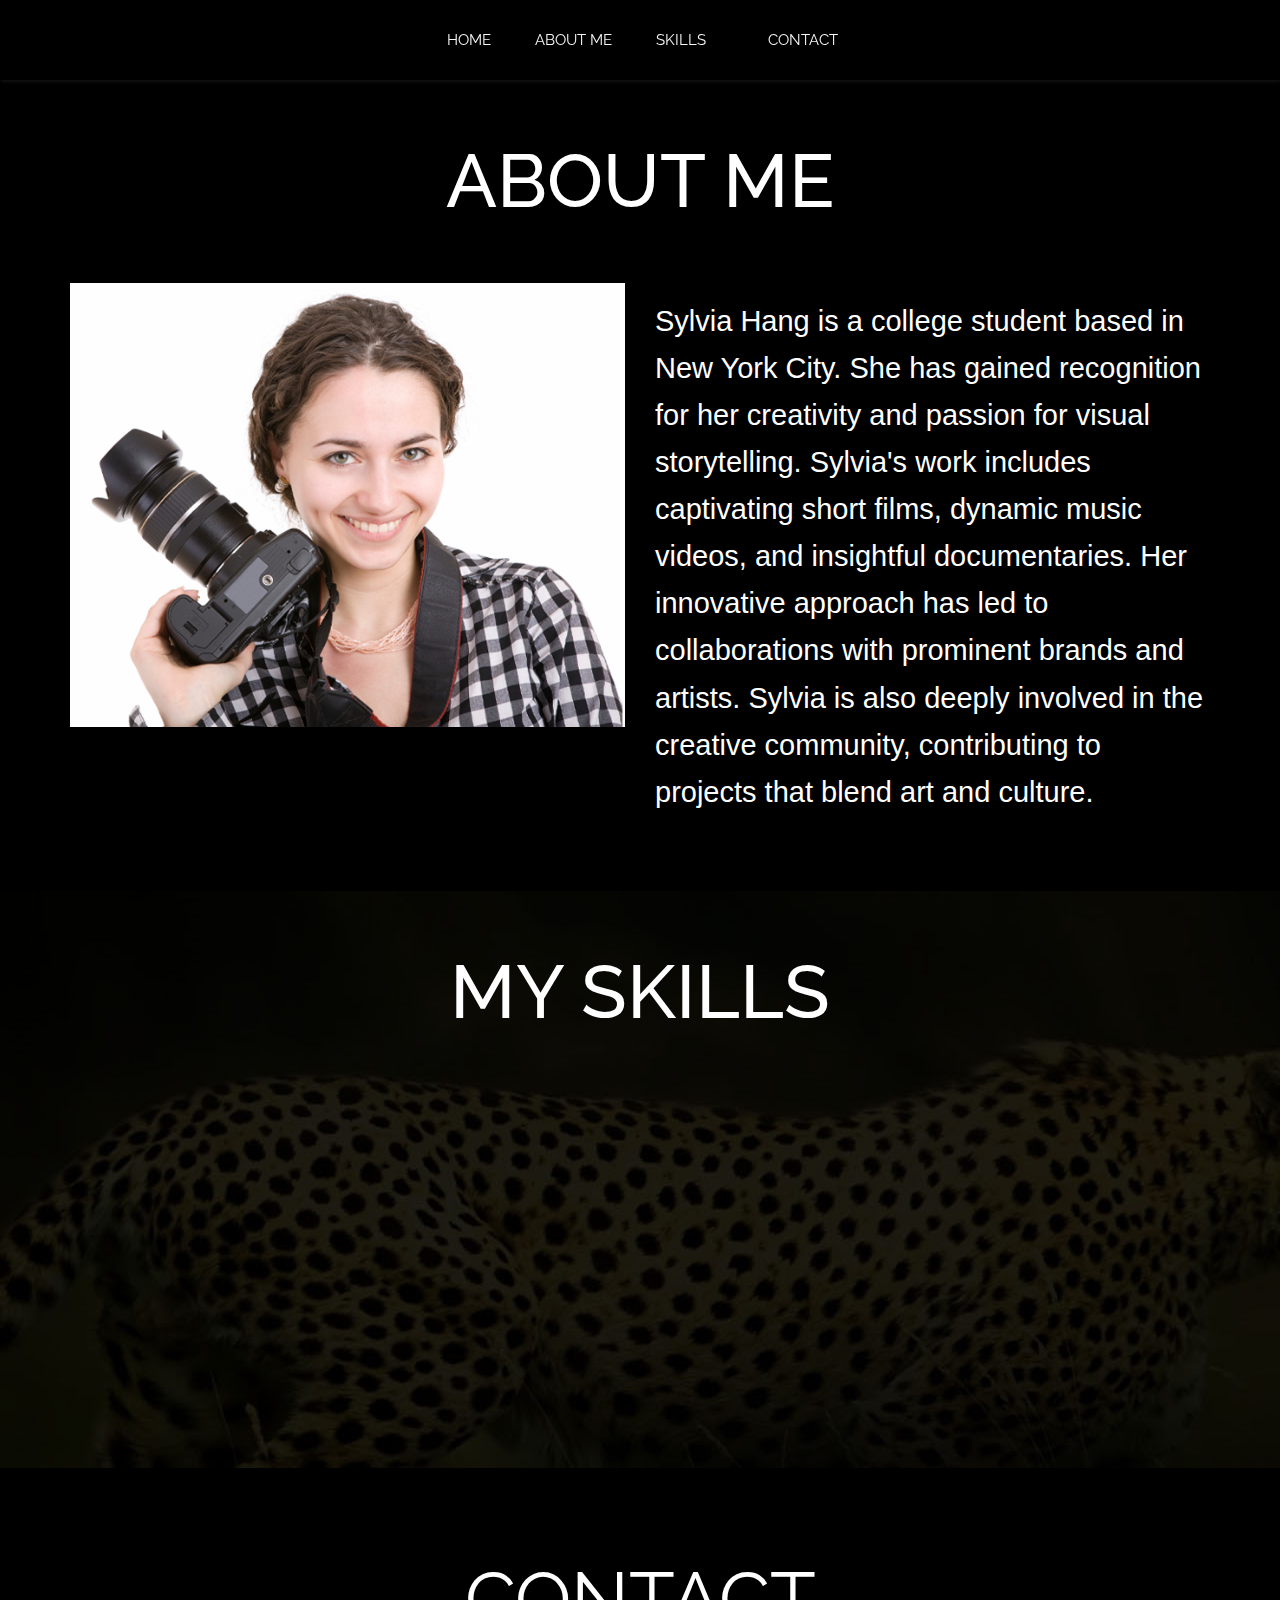
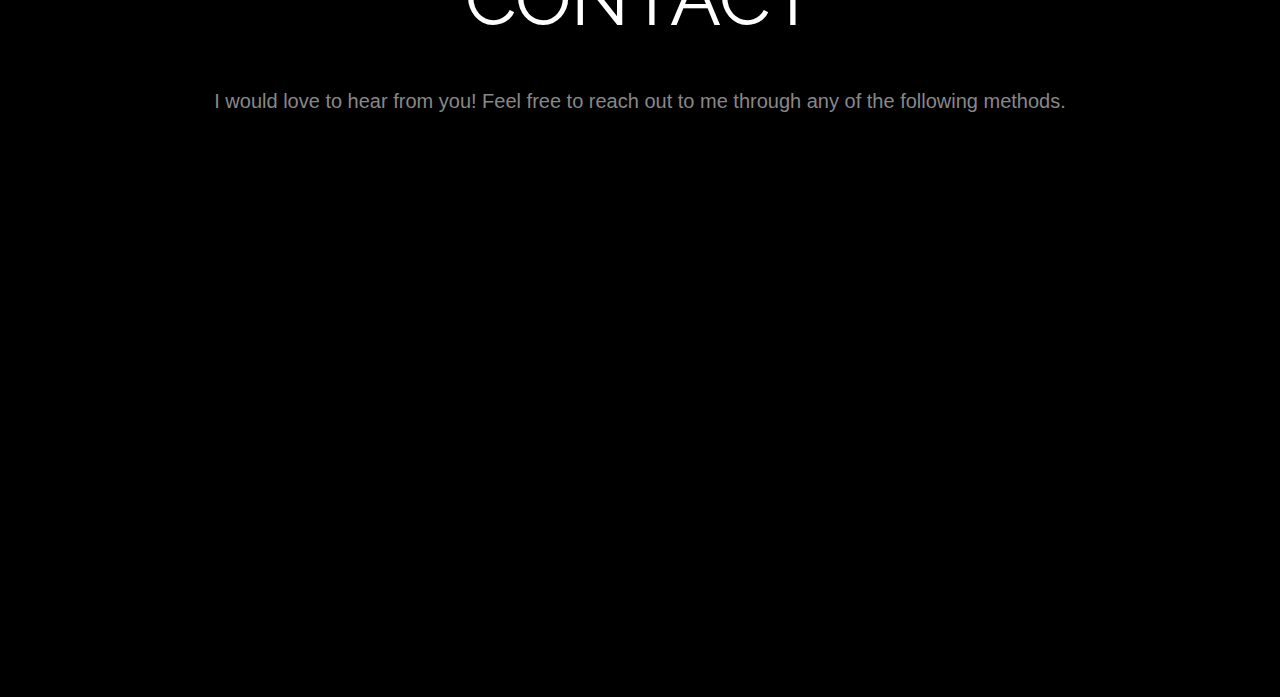
<file: sylviaIndex.html>
<!doctype html>
<html>
<head>
<meta charset="utf-8">
<meta name="viewport" content="width=device-width, maximum-scale=1">
<title>Sylvia Hang</title>
<link rel="icon" href="favicon.png" type="image/png">
<link href="css/bootstrap.min.css" rel="stylesheet" type="text/css">
<link rel="stylesheet" href="js/fancybox/jquery.fancybox.css" type="text/css" media="screen" />
<link href="css/style.css" rel="stylesheet" type="text/css"> 
<link href="css/font-awesome.css" rel="stylesheet" type="text/css"> 
<link href="css/animate.css" rel="stylesheet" type="text/css">
 
<!--[if lt IE 9]>
    <script src="js/respond-1.1.0.min.js"></script>
    <script src="js/html5shiv.js"></script>
    <script src="js/html5element.js"></script>
<![endif]-->
 
</head>
<body>
 <div id="carousel" style = "display: none;" class="carousel slide carousel-fade" data-ride="carousel">
    <ol class="carousel-indicators">
        <li data-target="#carousel" data-slide-to="0" class="active"></li>
        <li data-target="#carousel" data-slide-to="1"></li>
        <li data-target="#carousel" data-slide-to="2"></li>
    </ol>
    <!-- Carousel items -->
    <div class="carousel-inner">
        <div class="active item">
		<div class="caption wow animated"> 		 
              <h2>TODO <br/><strong>Lorem Ipsum</strong></h2>
              </div>
			  
		<img class="" src="img/slide1.jpg" alt=""></div>
        <div class="item">
		<div class="caption wow animated"> 		 			 
              <h2>TODO<br/><strong>Lorem Ipsum</strong></h2>
              </div>
			  <img class="" src="img/slide2.jpg" alt=""></div>
        <div class="item">
		<div class="caption wow animated"> 		 			
              <h2>TODO<br/><strong>Lorem Ipsum</strong></h2>
             </div><img class="" src="img/slide3.jpg" alt=""></div>
    </div>
    <!-- Carousel nav -->
    <a class="carousel-control left" href="#carousel" data-slide="prev">&lsaquo;</a>
    <a class="carousel-control right" href="#carousel" data-slide="next">&rsaquo;</a>
</div>

<!--Header_section-->
<header id="header_wrapper">
    <div class="container">
      <div class="header_box">
        <!--<div class="logo"><a href="#">Resume</a></div>-->
        <nav class="navbar navbar-inverse" role="navigation">
          <div class="navbar-header">
            <button type="button" id="nav-toggle" class="navbar-toggle" data-toggle="collapse" data-target="#main-nav">
              <span class="sr-only">Toggle navigation</span>
              <span class="icon-bar"></span>
              <span class="icon-bar"></span>
              <span class="icon-bar"></span>
            </button>
          </div>
          <div id="main-nav" class="collapse navbar-collapse navStyle">
            <ul class="nav navbar-nav" id="mainNav">
              <li><a href="index.html">Home</a></li>
              <li><a href="#aboutUs">About Me</a></li>
              <li><a href="#service">Skills</a></li>
              <li><a href="#contact">Contact</a></li>
            </ul>
          </div>
        </nav>
      </div>
    </div>
  </header>
<!--Header_section--> 

<section id="aboutUs" style="background-color: black; color: white;"><!--Aboutus-->
  <div class="inner_wrapper about-us aboutUs-container fadeInLeft animated wow">
    <div class="container">
      <h2 style="color: rgb(255, 255, 255); font-size: 75px; font-weight: 500;">About Me</h2>
      <h6 style="color: rgb(255, 255, 255);"></h6>
      <div class="inner_section">
        <div class="row">
          <div class="col-md-6"> <img class="img-responsive" src="img/about1.png" align=""> </div>
          <div class="col-md-6" style="color: white;">
            <p style="font-size: 29px;">Sylvia Hang is a college student based in New York City. She has gained recognition for her creativity and passion for visual storytelling. Sylvia's work includes captivating short films, dynamic music videos, and insightful documentaries. Her innovative approach has led to collaborations with prominent brands and artists. Sylvia is also deeply involved in the creative community, contributing to projects that blend art and culture.</p> 
          </div>
        </div>
      </div>
    </div> 
  </div>
</section>

<!--Aboutus--> 


<!--Service-->
<section  id="service">
  <div class="container">
    <h2 style="color: rgb(255, 255, 255); font-size: 75px; font-weight: 500;">My Skills</h2>
    <div class="service_wrapper">
      <div class="row">
        <div class="col-md-3">
		<div class="service_icon delay-03s animated wow  zoomIn"> <span><i class="fa fa-tree"></i></span> </div>
          <div class="service_block">
            
            <h3 class="animated fadeInUp wow">Photography</h3>
            <p class="animated fadeInDown wow">Lorem Ipsum is simply dummy text of the printing and typesetting industry. </p>
          </div>
        </div>
        <div class="col-md-3"> 
		<div class="service_icon icon2  delay-03s animated wow zoomIn"> <span><i class="fa fa-crosshairs"></i></span> </div> 
		<div class="service_block">
            <h3 class="animated fadeInUp wow">Editing Skills</h3>
            <p class="animated fadeInDown wow">Lorem Ipsum is simply dummy text of the printing and typesetting industry.  </p>
          </div>
        </div>
        <div class="col-md-3">
		<div class="service_icon icon3  delay-03s animated wow zoomIn"> <span><i class="fa fa-building-o "></i></span> </div>
          <div class="service_block">
            
            <h3 class="animated fadeInUp wow">Lighting</h3>
            <p class="animated fadeInDown wow">Lorem Ipsum is simply dummy text of the printing and typesetting industry.  </p>
          </div>
        </div>
		  <div class="col-md-3">
		<div class="service_icon icon3  delay-03s animated wow zoomIn"> <span><i class="fa fa-twitter"></i></span> </div>
          <div class="service_block">
            
            <h3 class="animated fadeInUp wow">Dimensions</h3>
            <p class="animated fadeInDown wow">Lorem Ipsum is simply dummy text of the printing and typesetting industry.  </p>
          </div>
        </div>
      </div> 
	 
    </div>
  </div>
</section>
<!--Service-->  

<!-- Portfolio -->
<section id="Portfolio" class="content" style="display: none;"> 
  
  <!-- Container -->
  <div class="container portfolio_title"> 
    
    <!-- Title -->
    <div class="section-title">
      <h2 style="color: rgb(255, 255, 255);">Portfolio</h2>
      <h6 style="color: rgb(129, 129, 129);">Lorem ipsum dolor sit amet, consectetur Morbi sagittis, sem quisci ipsum</h6>
    </div>
    <!--/Title --> 
    
  </div>
  <!-- Container -->
  
  <div class="portfolio-top"></div>
  
  <!-- Portfolio Filters -->
  <div class="portfolio"> 
    
    <div id="filters" class="sixteen columns" style="display: none;">
      <ul class="clearfix">
        <li><a id="all" href="#" data-filter="*" class="active">
          <h5>All</h5>
          </a></li>
        <li><a class="" href="#" data-filter=".nature">
          <h5>People</h5>
          </a></li>
        <li><a class="" href="#" data-filter=".wildlife">
          <h5>Animal</h5>
          </a></li>
        <li><a class="" href="#" data-filter=".citylife">
          <h5>Nature</h5>
          </a></li>
        <li><a class="" href="#" data-filter=".animals">
          <h5>Sea Scape</h5>
          </a></li>
      </ul>
    </div>
    <!--/Portfolio Filters --> 
    
    <!-- Portfolio Wrapper -->
    <div class="isotope fadeInLeft animated wow grid" style="position: relative; overflow: hidden; height: 240px; border-color: white; display: none;" id="portfolio_wrapper">  
      <!-- Portfolio Item -->
      <figure style="position: absolute; left: 0px; top: 0px; transform: translate3d(0px, 0px, 0px) scale3d(1, 1, 1); width: 337px; opacity: 1;" class="portfolio-item one-four   animals isotope-item effect-oscar">
	   
        <div class="portfolio_img"> 
		<img src="img/portfolio_pic1.jpg"  alt="Portfolio 1"> </div> 
			<figcaption>		
				<div>
				  <a href="img/portfolio_pic1.jpg" class="fancybox"> 
					<h2><span>TODO</span></h2>
							<p>Lorem ipsum dolor sit amet, consectetur adipiscing elit, sed do eiusmod tempor incididunt ut labore et dolore magna aliqua.</p>
				  </a>
				</div>
			</figcaption>
        </figure>
      <!--/Portfolio Item --> 
      
      <!-- Portfolio Item-->
      <figure style="position: absolute; left: 0px; top: 0px; transform: translate3d(337px, 0px, 0px) scale3d(1, 1, 1); width: 337px; opacity: 1;" class="portfolio-item one-four  wildlife isotope-item effect-oscar">
        <div class="portfolio_img"> <img src="img/portfolio_pic2.jpg" alt="Portfolio 1"> </div>
        	<figcaption>		
				<div>
				  <a href="img/portfolio_pic2.jpg" class="fancybox"> 
					<h2><span>TODO</span></h2>
							<p>Lorem ipsum dolor sit amet, consectetur adipiscing elit, sed do eiusmod tempor incididunt ut labore et dolore magna aliqua.</p>
				  </a>
				</div>
			</figcaption>
        </figure>
      <!--/Portfolio Item --> 
      
      <!-- Portfolio Item -->
      <figure style="position: absolute; left: 0px; top: 0px; transform: translate3d(674px, 0px, 0px) scale3d(1, 1, 1); width: 337px; opacity: 1;" class="portfolio-item one-four  wildlife  isotope-item effect-oscar">
        <div class="portfolio_img"> <img src="img/portfolio_pic3.jpg" alt="Portfolio 1"> </div>
       <figcaption>		
				<div>
				  <a href="img/portfolio_pic3.jpg" class="fancybox"> 
					<h2><span>TODO</span></h2>
							<p>Lorem ipsum dolor sit amet, consectetur adipiscing elit, sed do eiusmod tempor incididunt ut labore et dolore magna aliqua.</p>
				  </a>
				</div>
			</figcaption>
        </figure>
      <!--/Portfolio Item--> 
      
      <!-- Portfolio Item-->
      <figure style="position: absolute; left: 0px; top: 0px; transform: translate3d(1011px, 0px, 0px) scale3d(1, 1, 1); width: 337px; opacity: 1;" class="portfolio-item one-four  citylife  nature web isotope-item effect-oscar">
        <div class="portfolio_img"> <img src="img/portfolio_pic4.jpg" alt="Portfolio 1"> </div>
         <figcaption>		
				<div>
				  <a href="img/portfolio_pic4.jpg" class="fancybox"> 
					<h2><span>TODO</span></h2>
							<p>Lorem ipsum dolor sit amet, consectetur adipiscing elit, sed do eiusmod tempor incididunt ut labore et dolore magna aliqua.</p>
				  </a>
				</div>
			</figcaption>
      </figure>
      <!-- Portfolio Item --> 
      
      <!-- Portfolio Item -->
      <figure style="position: absolute; left: 0px; top: 0px; transform: translate3d(0px, 240px, 0px) scale3d(1, 1, 1); width: 337px; opacity: 1;" class="portfolio-item one-four  wildlife isotope-item effect-oscar">
        <div class="portfolio_img"> <img src="img/portfolio_pic5.jpg" alt="Portfolio 1"> </div>
       <figcaption>		
				<div>
				  <a href="img/portfolio_pic5.jpg" class="fancybox"> 
					<h2><span>TODO</span></h2>
							<p>Lorem ipsum dolor sit amet, consectetur adipiscing elit, sed do eiusmod tempor incididunt ut labore et dolore magna aliqua.</p>
				  </a>
				</div>
			</figcaption>
      </figure>
      <!--/Portfolio Item --> 
      
      <!-- Portfolio Item -->
      <figure style="position: absolute; left: 0px; top: 0px; transform: translate3d(337px, 240px, 0px) scale3d(1, 1, 1); width: 337px; opacity: 1;" class="portfolio-item one-four  web isotope-item effect-oscar">
        <div class="portfolio_img"> <img src="img/portfolio_pic6.jpg" alt="Portfolio 1"> </div>
       <figcaption>		
				<div>
				  <a href="img/portfolio_pic6.jpg" class="fancybox"> 
					<h2><span>TODO</span></h2>
							<p>Lorem ipsum dolor sit amet, consectetur adipiscing elit, sed do eiusmod tempor incididunt ut labore et dolore magna aliqua.</p>
				  </a>
				</div>
			</figcaption>
      </figure>
      <!--/Portfolio Item --> 
      
      <!-- Portfolio Item  -->
      <figure style="position: absolute; left: 0px; top: 0px; transform: translate3d(674px, 240px, 0px) scale3d(1, 1, 1); width: 337px; opacity: 1;" class="portfolio-item one-four  wildlife web isotope-item effect-oscar">
        <div class="portfolio_img"> <img src="img/portfolio_pic7.jpg" alt="Portfolio 1"> </div>       
       <figcaption>		
				<div>
				  <a href="img/portfolio_pic7.jpg" class="fancybox"> 
					<h2><span>TODO</span></h2>
							<p>Lorem ipsum dolor sit amet, consectetur adipiscing elit, sed do eiusmod tempor incididunt ut labore et dolore magna aliqua.</p>
				  </a>
				</div>
			</figcaption>
       </figure>
      <!--/Portfolio Item --> 
      
      <!-- Portfolio Item -->
      <figure style="position: absolute; left: 0px; top: 0px; transform: translate3d(1011px, 240px, 0px) scale3d(1, 1, 1); width: 337px; opacity: 1;" class="portfolio-item one-four   citylife isotope-item effect-oscar">
        <div class="portfolio_img"> <img src="img/portfolio_pic8.jpg" alt="Portfolio 1"> </div>       
      <figcaption>		
				<div>
				  <a href="img/portfolio_pic8.jpg" class="fancybox"> 
					<h2><span>TODO</span></h2>
							<p>Lorem ipsum dolor sit amet, consectetur adipiscing elit, sed do eiusmod tempor incididunt ut labore et dolore magna aliqua.</p>
				  </a>
				</div>
			</figcaption>
        </figure>
      <!--/Portfolio Item --> 
            
      <!-- Portfolio Item -->
      <figure style="position: absolute; left: 0px; top: 0px; transform: translate3d(1011px, 240px, 0px) scale3d(1, 1, 1); width: 337px; opacity: 1;" class="portfolio-item one-four   citylife isotope-item effect-oscar">
        <div class="portfolio_img"> <img src="img/portfolio_pic8.jpg" alt="Portfolio 1"> </div>       
      <figcaption>		
				<div>
				  <a href="img/portfolio_pic8.jpg" class="fancybox"> 
					<h2><span>TODO</span></h2>
							<p>Lorem ipsum dolor sit amet, consectetur adipiscing elit, sed do eiusmod tempor incididunt ut labore et dolore magna aliqua.</p>
				  </a>
				</div>
			</figcaption>
        </figure>
      <!--/Portfolio Item --> 
            
      <!-- Portfolio Item -->
      <figure style="position: absolute; left: 0px; top: 0px; transform: translate3d(1011px, 240px, 0px) scale3d(1, 1, 1); width: 337px; opacity: 1;" class="portfolio-item one-four   citylife isotope-item effect-oscar">
        <div class="portfolio_img"> <img src="img/portfolio_pic8.jpg" alt="Portfolio 1"> </div>       
      <figcaption>		
				<div>
				  <a href="img/portfolio_pic8.jpg" class="fancybox"> 
					<h2><span>TODO</span></h2>
							<p>Lorem ipsum dolor sit amet, consectetur adipiscing elit, sed do eiusmod tempor incididunt ut labore et dolore magna aliqua.</p>
				  </a>
				</div>
			</figcaption>
        </figure>
      <!--/Portfolio Item --> 
            
      <!-- Portfolio Item -->
      <figure style="position: absolute; left: 0px; top: 0px; transform: translate3d(1011px, 240px, 0px) scale3d(1, 1, 1); width: 337px; opacity: 1;" class="portfolio-item one-four   citylife isotope-item effect-oscar">
        <div class="portfolio_img"> <img src="img/portfolio_pic8.jpg" alt="Portfolio 1"> </div>       
      <figcaption>		
				<div>
				  <a href="img/portfolio_pic8.jpg" class="fancybox"> 
					<h2><span>TODO</span></h2>
							<p>Lorem ipsum dolor sit amet, consectetur adipiscing elit, sed do eiusmod tempor incididunt ut labore et dolore magna aliqua.</p>
				  </a>
				</div>
			</figcaption>
        </figure>
      <!--/Portfolio Item --> 
            
      <!-- Portfolio Item -->
      <figure style="position: absolute; left: 0px; top: 0px; transform: translate3d(1011px, 240px, 0px) scale3d(1, 1, 1); width: 337px; opacity: 1;" class="portfolio-item one-four   citylife isotope-item effect-oscar">
        <div class="portfolio_img"> <img src="img/portfolio_pic8.jpg" alt="Portfolio 1"> </div>       
      <figcaption>		
				<div>
				  <a href="img/portfolio_pic8.jpg" class="fancybox"> 
					<h2><span>TODO</span></h2>
							<p>Lorem ipsum dolor sit amet, consectetur adipiscing elit, sed do eiusmod tempor incididunt ut labore et dolore magna aliqua.</p>
				  </a>
				</div>
			</figcaption>
        </figure>
      <!--/Portfolio Item --> 
      
    </div>
    <!--/Portfolio Wrapper --> 
    
  </div>
  <!--/Portfolio Filters -->
  
  <div class="portfolio_btm"></div>
  
  
  <div id="project_container">
    <div class="clear"></div>
    <div id="project_data"></div>
  </div>
 
  
</section>
<!--/Portfolio --> 
<!--Footer-->
<footer class="footer_wrapper" id="contact_area">
    <div class="container">
      <section class="page_section contact" id="contact">
      <div class="contact_section">
        <h2 style="color: #fff; font-size: 75px; font-weight: 400;">Contact</h2>
	<h6 style="color: #888888; font-size: 20px; font-weight: 300;">I would love to hear from you! Feel free to reach out to me through any of the following methods.</h6>
     
      </div>
      <div class="row">
        <div class="col-lg-4 wow fadeInLeft">	
		 <div class="contact_info">
                              <div class="detail">
                                <h4>LinkedIn</h4>
                                <p><a href="https://www.linkedin.com/in/sylvia-hang-975a7a276/" target="_blank">Sylvia Hang</a></p>
                            </div>
                            <div class="detail">
                              <h4>Instagram</h4>
                                <p><a href="https://www.instagram.com/sylviekookie/?utm_source=qr" target="_blank">sylviekookie</a></p>
                          </div> 
                            <div class="detail">
                              <h4>Email</h4>
                              <p>hang01@allegheny.edu</p>
                            </div> 
                        </div>
       		  
			  
          
          <ul class="social_links" style="display: none;">
            <li class="twitter animated bounceIn wow delay-02s"><a href="javascript:void(0)"><i class="fa fa-twitter"></i></a></li>
            <li class="facebook animated bounceIn wow delay-03s"><a href="javascript:void(0)"><i class="fa fa-facebook"></i></a></li>
            <li class="pinterest animated bounceIn wow delay-04s"><a href="javascript:void(0)"><i class="fa fa-pinterest"></i></a></li>
            <li class="gplus animated bounceIn wow delay-05s"><a href="javascript:void(0)"><i class="fa fa-google-plus"></i></a></li> 
          </ul>
        </div>
        <div class="col-lg-8 wow fadeInLeft delay-06s">
          <div class="form">
            <input class="input-text" type="text" name="" value="Name" onFocus="if(this.value==this.defaultValue)this.value='';" onBlur="if(this.value=='')this.value=this.defaultValue;">
            <input class="input-text" type="text" name="" value="E-Mail" onFocus="if(this.value==this.defaultValue)this.value='';" onBlur="if(this.value=='')this.value=this.defaultValue;">
            <textarea class="input-text text-area" cols="0" rows="0" onFocus="if(this.value==this.defaultValue)this.value='';" onBlur="if(this.value=='')this.value=this.defaultValue;">Message</textarea>
            <input class="input-btn" type="submit" value="send message">
          </div>
        </div>
      </div>
    </section>
  </div>
</footer>

<script type="text/javascript" src="js/jquery-1.11.0.min.js"></script>
<script type="text/javascript" src="js/bootstrap.min.js"></script>
<script type="text/javascript" src="js/jquery-scrolltofixed.js"></script>
<script type="text/javascript" src="js/jquery.nav.js"></script> 
<script type="text/javascript" src="js/jquery.easing.1.3.js"></script>
<script type="text/javascript" src="js/jquery.isotope.js"></script>
<script src="js/fancybox/jquery.fancybox.pack.js" type="text/javascript"></script> 
<script type="text/javascript" src="js/wow.js"></script> 
<script type="text/javascript" src="js/custom.js"></script>

</body>
</html>
</file>
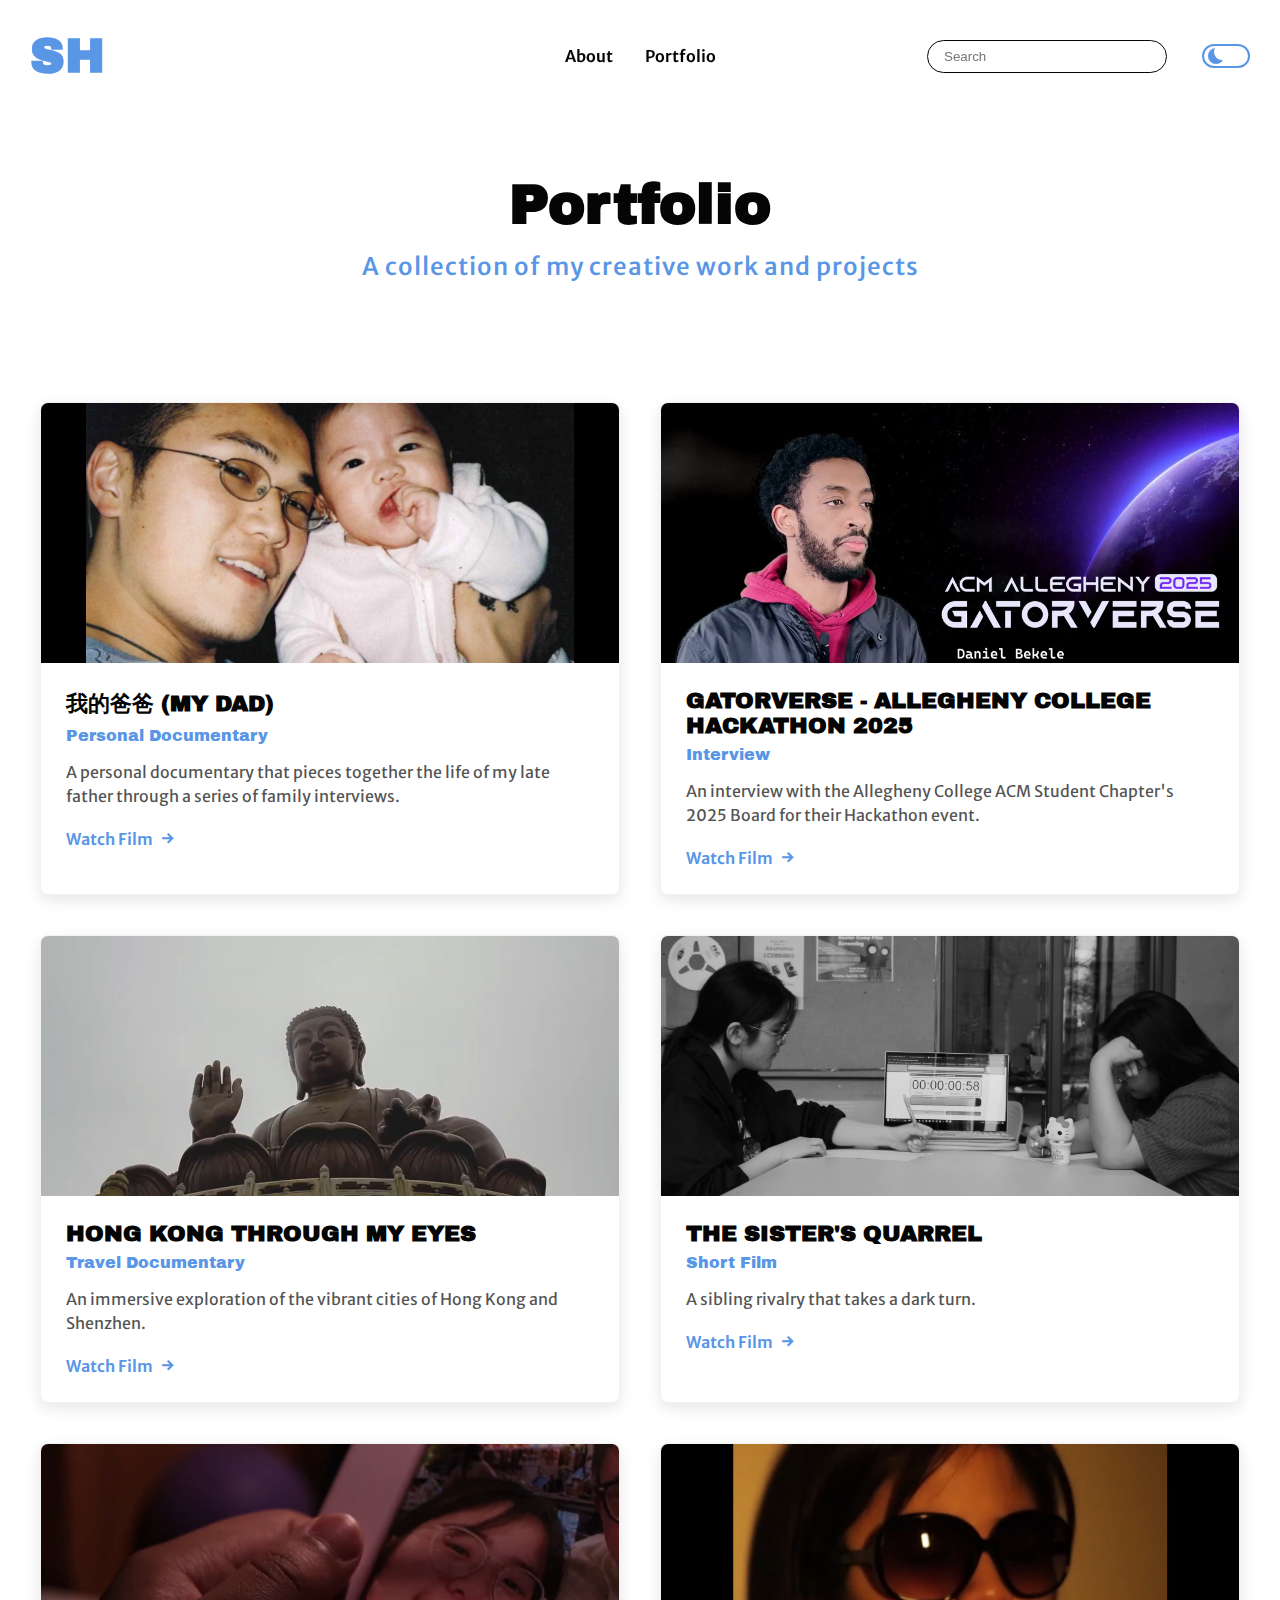
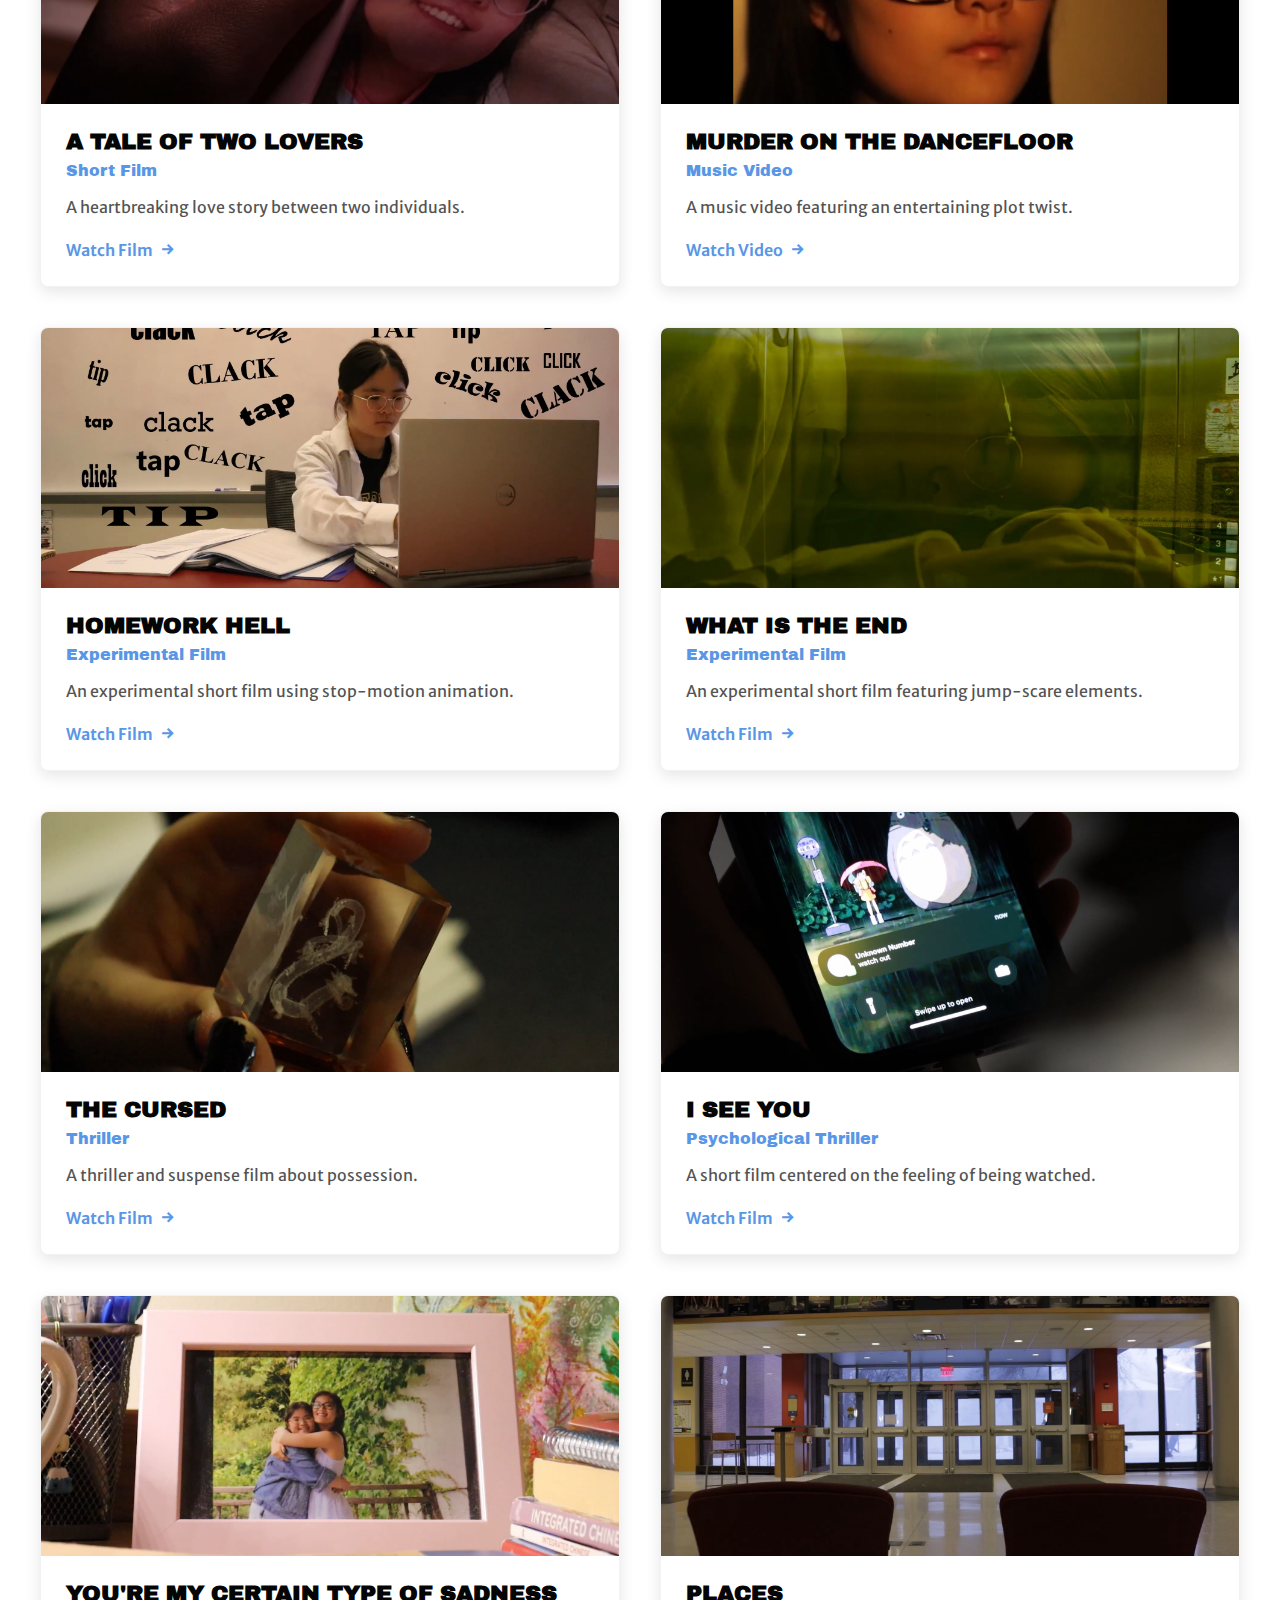
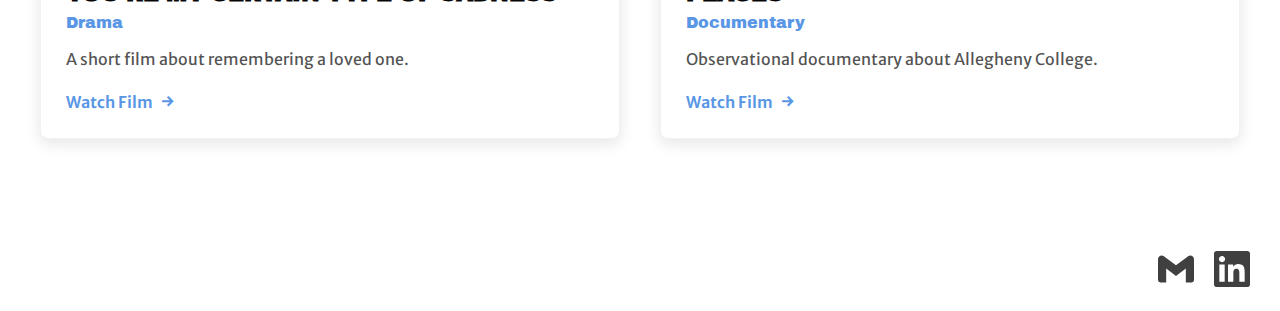
<file: pages/portfolio.html>
<!DOCTYPE html>
<html lang="en">

<head>
    <meta charset="UTF-8">
    <meta name="viewport" content="width=device-width, initial-scale=1.0">
    <title>Portfolio | Sylvia Hang</title>
    <!-- Scripts -->
    <script src="../assets/js/search.js"></script>
    <script src="../assets/js/theme_toggle.js"></script>
    <link rel="stylesheet" href="../assets/css/styles.css">
    <link rel="preconnect" href="https://fonts.googleapis.com">
    <link rel="preconnect" href="https://fonts.gstatic.com" crossorigin>
    <link href="https://fonts.googleapis.com/css2?family=Inter:wght@400;500;600;700&display=swap" rel="stylesheet">
</head>

<body>
    <!--NAVIGATION-->
    <nav class="navbar">
        <!-- Left section - Logo -->
        <div class="logo">
            <a href="../index.html">
                <div class="logo-text">SH</div>
            </a>
        </div>

        <!-- Middle section - Nav Links -->
        <div class="nav-links">
            <a href="about.html" class="nav-link">About</a>
            <a href="portfolio.html" class="nav-link">Portfolio</a>
        </div>

        <!-- Right section - Search & Toggle -->
        <div class="navbar-right">
            <!--Search bar-->
            <div class="search-container">
                <input type="text" placeholder="Search" oninput="performSearch()">
                <div id="searchResults" class="search-results"></div>
            </div>

            <!--Light/Dark Toggle Switch-->
            <div class="toggle-container">
                <label class="switch">
                    <input type="checkbox" id="darkModeToggle">
                    <span class="slider"></span>
                </label>
            </div>
        </div>
    </nav>

    <main>
        <div class="about-container">
            <section class="about-hero">
                <div class="about-hero-content">
                    <h1>Portfolio</h1>
                    <div class="about-hero-tagline">A collection of my creative work and projects</div>
                </div>
            </section>

            <!-- Portfolio Section -->
            <section class="portfolio">
                <div class="portfolio-grid">

                    <!-- Portfolio Item 1 -->
                    <div id="my_dad" class="portfolio-item">
                        <div class="portfolio-image">
                            <img src="../assets/images/my_dad.png" alt="我的爸爸 (MY DAD)">
                        </div>
                        <div class="portfolio-content">
                            <h3>我的爸爸 (MY DAD)</h3>
                            <h4>Personal Documentary</h4>
                            <p>A personal documentary that pieces together the life of my late father through a series of family interviews.</p>
                            <a href="https://www.youtube.com/watch?v=0whqwuXGWTI" class="portfolio-link" target="_blank">Watch Film</a>
                        </div>
                    </div>

                    <!-- Portfolio Item 2 -->
                    <div id="gatorverse" class="portfolio-item">
                        <div class="portfolio-image">
                            <img src="../assets/images/gatorverse.png" alt="Gatorverse - Allegheny College Hackathon 2025">
                        </div>
                        <div class="portfolio-content">
                            <h3>GATORVERSE - ALLEGHENY COLLEGE HACKATHON 2025</h3>
                            <h4>Interview</h4>
                            <p>An interview with the Allegheny College ACM Student Chapter's 2025 Board for their Hackathon event.</p>
                            <a href="https://www.instagram.com/reel/DIPFLayqKlB/" class="portfolio-link" target="_blank">Watch Film</a>
                        </div>
                    </div>

                    <!-- Portfolio Item 3 -->
                    <div id="hong-kong" class="portfolio-item">
                        <div class="portfolio-image">
                            <img src="../assets/images/Trip_To_HK_Thumbnail.png" alt="Trip to Hong Kong">
                        </div>
                        <div class="portfolio-content">
                            <h3>HONG KONG THROUGH MY EYES</h3>
                            <h4>Travel Documentary</h4>
                            <p>An immersive exploration of the vibrant cities of Hong Kong and Shenzhen.</p>
                            <a href="https://www.youtube.com/shorts/5zpGdJ7ke4I" class="portfolio-link" target="_blank">Watch Film</a>
                        </div>
                    </div>

                    <!-- Portfolio Item 4 -->
                    <div id="sisters-quarrel" class="portfolio-item">
                        <div class="portfolio-image">
                            <img src="../assets/images/The_Sister_s_Quarrel.png" alt="The Sister's Quarrel">
                        </div>
                        <div class="portfolio-content">
                            <h3>THE SISTER'S QUARREL</h3>
                            <h4>Short Film</h4>
                            <p>A sibling rivalry that takes a dark turn.</p>
                            <a href="https://www.youtube.com/watch?v=mR9sIPObuyM" class="portfolio-link" target="_blank">Watch Film</a>
                        </div>
                    </div>

                    <!-- Portfolio Item 5 -->
                    <div id="tale-of-lovers" class="portfolio-item">
                        <div class="portfolio-image">
                            <img src="../assets/images/Tale_of_Two_Lovers.png" alt="Tale of Two Lovers">
                        </div>
                        <div class="portfolio-content">
                            <h3>A TALE OF TWO LOVERS</h3>
                            <h4>Short Film</h4>
                            <p>A heartbreaking love story between two individuals.</p>
                            <a href="https://www.youtube.com/watch?v=cQmzbax9iHI" class="portfolio-link" target="_blank">Watch Film</a>
                        </div>
                    </div>

                    <!-- Portfolio Item 6 -->
                    <div id="murder-dancefloor" class="portfolio-item">
                        <div class="portfolio-image">
                            <img src="../assets/images/Murder_on_the_Dancefloor.png" alt="Murder on the Dancefloor">
                        </div>
                        <div class="portfolio-content">
                            <h3>MURDER ON THE DANCEFLOOR</h3>
                            <h4>Music Video</h4>
                            <p>A music video featuring an entertaining plot twist.</p>
                            <a href="https://www.youtube.com/watch?v=hYoaHxpPS8I" class="portfolio-link" target="_blank">Watch Video</a>
                        </div>
                    </div>
                    
                    <!-- Portfolio Item 7 -->
                    <div id="homework-hell" class="portfolio-item">
                        <div class="portfolio-image">
                            <img src="../assets/images/Homework_Hell.png" alt="Homework Hell">
                        </div>
                        <div class="portfolio-content">
                            <h3>HOMEWORK HELL</h3>
                            <h4>Experimental Film</h4>
                            <p>An experimental short film using stop-motion animation.</p>
                            <a href="https://www.youtube.com/watch?v=c_sUMhGF4NY" class="portfolio-link" target="_blank">Watch Film</a>
                        </div>
                    </div>
                    
                    <!-- Portfolio Item 8 -->
                    <div id="what-is-the-end" class="portfolio-item">
                        <div class="portfolio-image">
                            <img src="../assets/images/What_is_the_End.png" alt="What Is The End">
                        </div>
                        <div class="portfolio-content">
                            <h3>WHAT IS THE END</h3>
                            <h4>Experimental Film</h4>
                            <p>An experimental short film featuring jump-scare elements.</p>
                            <a href="https://www.youtube.com/watch?v=-aHa_VPXckQ&t=1s" class="portfolio-link" target="_blank">Watch Film</a>
                        </div>
                    </div>
                    
                    <!-- Portfolio Item 9 -->
                    <div id="the-cursed" class="portfolio-item">
                        <div class="portfolio-image">
                            <img src="../assets/images/The_Cursed.png" alt="The Cursed">
                        </div>
                        <div class="portfolio-content">
                            <h3>THE CURSED</h3>
                            <h4>Thriller</h4>
                            <p>A thriller and suspense film about possession.</p>
                            <a href="https://www.youtube.com/watch?v=JDHBbOkY7ew" class="portfolio-link" target="_blank">Watch Film</a>
                        </div>
                    </div>
                    
                    <!-- Portfolio Item 10 -->
                    <div id="i-see-you" class="portfolio-item">
                        <div class="portfolio-image">
                            <img src="../assets/images/I_See_You.png" alt="I See You">
                        </div>
                        <div class="portfolio-content">
                            <h3>I SEE YOU</h3>
                            <h4>Psychological Thriller</h4>
                            <p>A short film centered on the feeling of being watched.</p>
                            <a href="https://www.youtube.com/watch?v=ce8XGlgs24U" class="portfolio-link" target="_blank">Watch Film</a>
                        </div>
                    </div>
                    
                    <!-- Portfolio Item 11 -->
                    <div id="certain-type-sadness" class="portfolio-item">
                        <div class="portfolio-image">
                            <img src="../assets/images/You_re_My_Certain_Type_of_Sadness.png" alt="You're My Certain Type of Sadness">
                        </div>
                        <div class="portfolio-content">
                            <h3>YOU'RE MY CERTAIN TYPE OF SADNESS</h3>
                            <h4>Drama</h4>
                            <p>A short film about remembering a loved one.</p>
                            <a href="https://www.youtube.com/watch?v=ArqWFNePmwc" class="portfolio-link" target="_blank">Watch Film</a>
                        </div>
                    </div>
                    
                    <!-- Portfolio Item 12 -->
                    <div id="places" class="portfolio-item">
                        <div class="portfolio-image">
                            <img src="../assets/images/Places.png" alt="Places">
                        </div>
                        <div class="portfolio-content">
                            <h3>PLACES</h3>
                            <h4>Documentary</h4>
                            <p>Observational documentary about Allegheny College.</p>
                            <a href="https://www.youtube.com/watch?v=LfPBhFDGi28" class="portfolio-link" target="_blank">Watch Film</a>
                        </div>
                    </div>
                </div>
            </section>
        </div>
    </main>

    <footer class="footer">
        <div class="footer-content">
            <a href="mailto:sylviahang18@gmail.com" target="_blank" title="Email">
                <img src="../assets/images/logos/gmail_logo.svg" alt="Email" class="footer-image email-logo">
            </a>
            <a href="https://www.linkedin.com/in/sylvia-hang-975a7a276/" target="_blank" title="LinkedIn">
                <img src="../assets/images/logos/linkedin_logo.svg" alt="LinkedIn Logo" class="footer-image linkedin-logo">
            </a>
        </div>
    </footer>
</body>

</html>
</file>
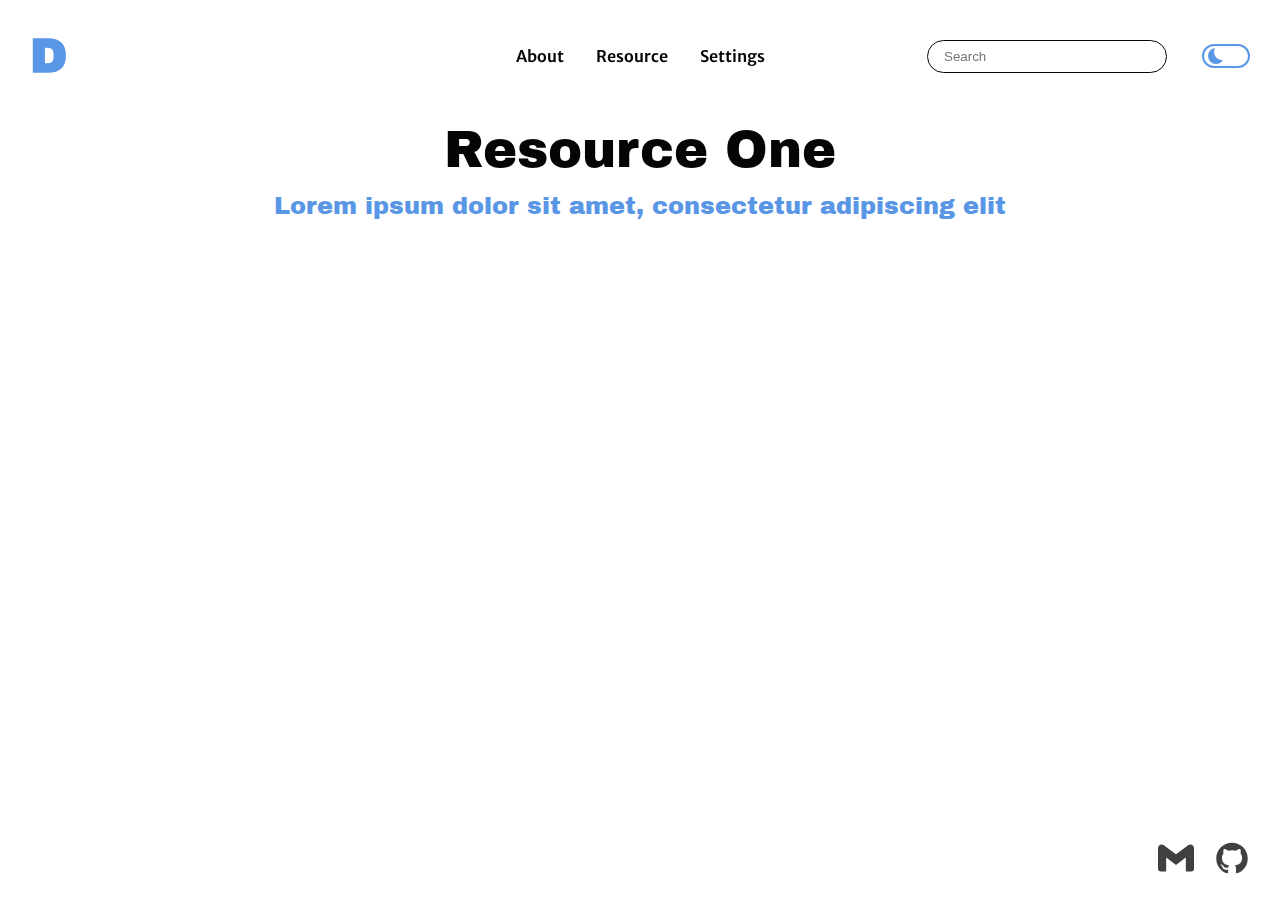
<file: pages/resources/resource_one.html>
<!DOCTYPE html>
<html lang="en">

<head>
    <meta charset="UTF-8">
    <meta name="viewport" content="width=device-width, initial-scale=1.0">
    <title>Resource | Chompers</title>
    <!-- Scripts -->
    <script src="../../assets/js/search.js"></script>
    <script src="../../assets/js/theme_toggle.js"></script>
    <link rel="stylesheet" href="../../assets/css/styles.css">
    <!-- <link rel="icon" href="../assets/images/logos/favicon.svg" type="favicon"> -->
    <link rel="preconnect" href="https://fonts.googleapis.com">
    <link rel="preconnect" href="https://fonts.gstatic.com" crossorigin>
    <link href="https://fonts.googleapis.com/css2?family=Inter:wght@400;500;600;700&display=swap" rel="stylesheet">
</head>

<body>
    <!--NAVIGATION-->
    <nav class="navbar">
        <!-- Left section - Logo -->
        <div class="logo">
            <a href="../../index.html">
                <div class="logo-text">D</div>
            </a>
        </div>

        <!-- Middle section - Nav Links -->
        <div class="nav-links">
            <a href="../about.html" class="nav-link">About</a>
            <a href="../resources.html" class="nav-link">Resource</a>
            <a href="../settings.html" class="nav-link">Settings</a>
        </div>

        <!-- Right section - Search & Toggle -->
        <div class="navbar-right">
            <!--Search bar-->
            <div class="search-container">
                <input type="text" placeholder="Search" oninput="performSearch()">
                <div id="searchResults" class="search-results"></div>
            </div>

            <!--Light/Dark Toggle Switch-->
            <div class="toggle-container">
                <label class="switch">
                    <input type="checkbox" id="darkModeToggle">
                    <span class="slider"></span>
                </label>
            </div>
        </div>
    </nav>

    <main>
        <div class="base-body">
            <div class="base-header">
                <h1>Resource One</h1>
                <h2>Lorem ipsum dolor sit amet, consectetur adipiscing elit</h2>
            </div>

        </div>
    </main>

    <footer class="footer">
        <div class="footer-content">
            <a href="https://gmail.com" target="_blank" title="Email">
                <img src="../../assets/images/logos/gmail_logo.svg" alt="Email" class="footer-image email-logo">
            </a>
            <a href="https://github.com" target="_blank" title="GitHub">
                <img src="../../assets/images/logos/github_logo.svg" alt="GitHub Logo" class="footer-image github-logo">
            </a>
        </div>
    </footer>

</body>

</html>
</file>
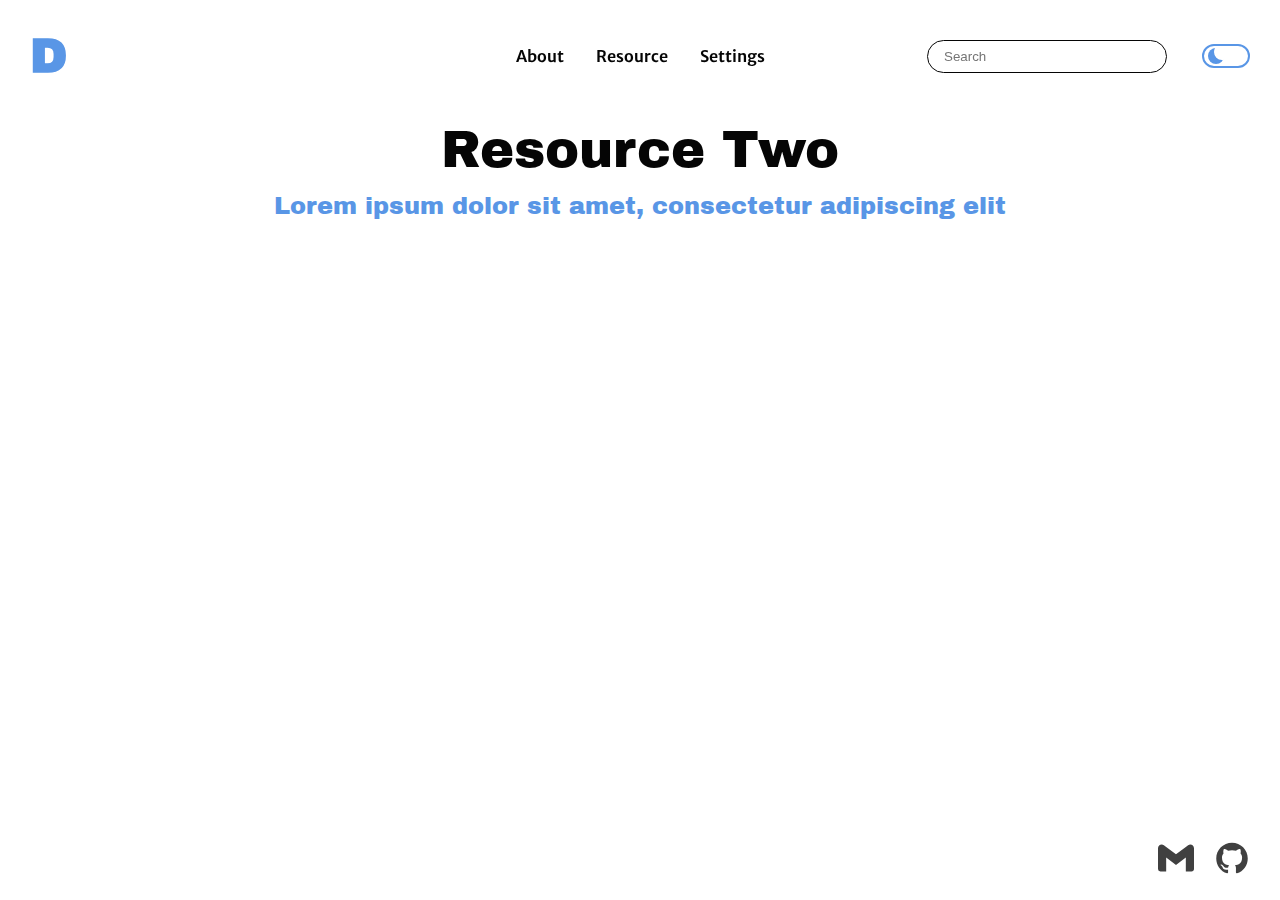
<file: pages/resources/resource_two.html>
<!DOCTYPE html>
<html lang="en">

<head>
    <meta charset="UTF-8">
    <meta name="viewport" content="width=device-width, initial-scale=1.0">
    <title>Resource | Chompers</title>
    <!-- Scripts -->
    <script src="../../assets/js/search.js"></script>
    <script src="../../assets/js/theme_toggle.js"></script>
    <link rel="stylesheet" href="../../assets/css/styles.css">
    <!-- <link rel="icon" href="../assets/images/logos/favicon.svg" type="favicon"> -->
    <link rel="preconnect" href="https://fonts.googleapis.com">
    <link rel="preconnect" href="https://fonts.gstatic.com" crossorigin>
    <link href="https://fonts.googleapis.com/css2?family=Inter:wght@400;500;600;700&display=swap" rel="stylesheet">
</head>

<body>
    <!--NAVIGATION-->
    <nav class="navbar">
        <!-- Left section - Logo -->
        <div class="logo">
            <a href="../../index.html">
                <div class="logo-text">D</div>
            </a>
        </div>

        <!-- Middle section - Nav Links -->
        <div class="nav-links">
            <a href="../about.html" class="nav-link">About</a>
            <a href="../resources.html" class="nav-link">Resource</a>
            <a href="../settings.html" class="nav-link">Settings</a>
        </div>

        <!-- Right section - Search & Toggle -->
        <div class="navbar-right">
            <!--Search bar-->
            <div class="search-container">
                <input type="text" placeholder="Search" oninput="performSearch()">
                <div id="searchResults" class="search-results"></div>
            </div>

            <!--Light/Dark Toggle Switch-->
            <div class="toggle-container">
                <label class="switch">
                    <input type="checkbox" id="darkModeToggle">
                    <span class="slider"></span>
                </label>
            </div>
        </div>
    </nav>

    <main>
        <div class="base-body">
            <div class="base-header">
                <h1>Resource Two</h1>
                <h2>Lorem ipsum dolor sit amet, consectetur adipiscing elit</h2>
            </div>

        </div>
    </main>

    <footer class="footer">
        <div class="footer-content">
            <a href="https://gmail.com" target="_blank" title="Email">
                <img src="../../assets/images/logos/gmail_logo.svg" alt="Email" class="footer-image email-logo">
            </a>
            <a href="https://github.com" target="_blank" title="GitHub">
                <img src="../../assets/images/logos/github_logo.svg" alt="GitHub Logo" class="footer-image github-logo">
            </a>
        </div>
    </footer>
</body>

</html>
</file>
<file: css/style.css>
/*
Author URI: http://webthemez.com/
Note: 
Licence under Creative Commons Attribution 3.0 
-------------------------------------------------------*/

@charset "utf-8";
@import url(http://fonts.googleapis.com/css?family=Raleway:800,700,400);
@import url(http://fonts.googleapis.com/css?family=Signika:400,600);

/* Reset
---------------------------------*/
ul {
    list-style: none;
}

.figure {
    margin: 0px;
}

img {
    max-width: 100%;
}

a, a:hover, a:active {
    outline: 0px !important;
	text-decoration:none;
}
.clear {
    clear: both;
    display: block;
    overflow: hidden;
    visibility: hidden;
    width: 0;
    height: 0;
}
.clearfix:before,
.clearfix:after {
    content: '\0020';
    display: block;
    overflow: hidden;
    visibility: hidden;
    width: 0;
    height: 0;
}

.clearfix:after {
    clear: both;
}

/* Carousel */
.carousel-fade .carousel-inner .item {
    transition-property: opacity;
  }
  .carousel-fade .carousel-inner .item,
  .carousel-fade .carousel-inner .active.left,
  .carousel-fade .carousel-inner .active.right {
    opacity: 0;
  }
  .carousel-fade .carousel-inner .active,
  .carousel-fade .carousel-inner .next.left,
  .carousel-fade .carousel-inner .prev.right {
    opacity: 1;
  }
  .carousel-fade .carousel-inner .next,
  .carousel-fade .carousel-inner .prev,
  .carousel-fade .carousel-inner .active.left,
  .carousel-fade .carousel-inner .active.right {
    left: 0;
    transform: translate3d(0,0,0);
  }
  .carousel-fade .carousel-control {
    z-index: 2;
  }
  .carousel,
  .carousel-inner,
  .carousel-inner .item {
    height: 100vh; /* Full viewport height */
  }
  
  .carousel-inner .item img {
    width: 100%;
    height: 100%;
    object-fit: cover; /* Cover the whole area */
  }
  
  .item:nth-child(1) {
    background: darkred;
  }
  .item:nth-child(2) {
    background: red;
  }
  .item:nth-child(3) {
    background: orange;
  }
  .caption {
    position: absolute;
    top: 64%;
    right: 0;
    padding: 25px; 
    padding-left: 25px; 
    left: 0;
  }
  .carousel-fade .carousel-control {
    z-index: 2;
    font-size: 90px;
    top: 38%;
  }
  
  /* Carousel control customization */
  .carousel-control {
    outline: none !important; /* Ensures outline is removed */
    box-shadow: none !important; /* Ensures no box shadow */
    background: none !important; /* Ensures no background */
    transition: none !important; /* Disables transitions */
  }
  
  .carousel-control:hover,
  .carousel-control:focus,
  .carousel-control:active {
    outline: none !important;
    box-shadow: none !important;
    background: none !important;
    transition: none !important; /* Ensures no transitions */
  }
  
  .carousel-indicators li { 
    background-color: rgba(0,0,0,0);
    border: 1px solid #FEE16F;
    border-radius: 1;
  }
  .carousel-indicators .active { 
    background-color: #FEE16F;
  }
  .caption h2 {
    color: #FFE270;
    line-height: 45px;
    font-size: 50px;
  }
  .caption strong { 
    font-size: 26px;
  }
  

/* Common style */
.grid figure {
	position: relative;
	float: left;
	overflow: hidden;
	margin: 10px 1%;
	min-width: 320px;
	max-width: 480px;
	max-height: 360px;
	width: 48%;
	background: #3085a3;
	text-align: center;
	cursor: pointer;
}

.grid figure img {
	position: relative;
	display: block;
	min-height: 100%;
	max-width: 100%;
	opacity: 0.8;
}

.grid figure figcaption {
	padding: 2em;
	color: #fff;
	text-transform: uppercase;
	font-size: 1.25em;
	-webkit-backface-visibility: hidden;
	backface-visibility: hidden;
}

.grid figure figcaption::before,
.grid figure figcaption::after {
	pointer-events: none;
}

.grid figure figcaption,
.grid figure figcaption > a {
	position: absolute;
	top: 0;
	left: 0;
	width: 100%;
	height: 100%;
}

/* Anchor will cover the whole item by default */
/* For some effects it will show as a button */
.grid figure figcaption > a {
	z-index: 1000;
	text-indent: 200%;
	white-space: nowrap;
	font-size: 0;
	opacity: 0;
}

.grid figure h2 {
	word-spacing: -0.15em;
	font-weight: 300;
}

.grid figure h2 span {
	font-weight: 800;
}

.grid figure h2,
.grid figure p {
	margin: 0;
}

.grid figure p {
	letter-spacing: 1px;
	font-size: 68.5%;
}

/*---------------*/
/***** Oscar *****/
/*---------------*/

figure.effect-oscar {
	/* background: -webkit-linear-gradient(45deg, #22682a 0%, #9b4a1b 40%, #3a342a 100%); */
	background: linear-gradient(45deg, #22682a 0%,#9b4a1b 40%,#3a342a 100%);
}

figure.effect-oscar img {
	opacity: 0.9;
	-webkit-transition: opacity 0.35s;
	transition: opacity 0.35s;
}

figure.effect-oscar figcaption {
	padding: 3em;
	background-color: rgba(53, 46, 15, 0.58);
	-webkit-transition: background-color 0.35s;
	transition: background-color 0.35s;
}

figure.effect-oscar figcaption::before {
	position: absolute;
	top: 30px;
	right: 30px;
	bottom: 30px;
	left: 30px;
	border: 1px solid #fff;
	content: '';
}

figure.effect-oscar h2 {
	margin: 20% 0 10px 0;
	-webkit-transition: -webkit-transform 0.35s;
	transition: transform 0.35s;
	-webkit-transform: translate3d(0,100%,0);
	transform: translate3d(0,100%,0);
	color: #BEA726;
}

figure.effect-oscar figcaption::before,
figure.effect-oscar p {
	opacity: 0;
	-webkit-transition: opacity 0.35s, -webkit-transform 0.35s;
	transition: opacity 0.35s, transform 0.35s;
	-webkit-transform: scale(0);
	transform: scale(0);
}

figure.effect-oscar:hover h2 {
	-webkit-transform: translate3d(0,0,0);
	transform: translate3d(0,0,0);
	color: #FFFFFF;
}

figure.effect-oscar:hover figcaption::before,
figure.effect-oscar:hover p {
	opacity: 1;
	-webkit-transform: scale(1);
	transform: scale(1);
	color:#fff;+++++++
}

figure.effect-oscar:hover figcaption {
	background-color: rgba(58,52,42,0);
}

figure.effect-oscar:hover img {
	opacity: 0.4;
}

/* Styles
---------------------------------*/
body {
    background: #000000;
    font-family: 'Open Sans', sans-serif;
    font-size: 14px;
    font-weight: normal;
    color: #888888;
    margin: 0;
}

h2 {
    font-size: 38px;
    color: #222222;
    font-family: 'Raleway', sans-serif;
    font-weight: normal;
    margin: 0px 0 25px 0;
    text-align: center;
    text-transform: uppercase;
}

h3 {
    font-family: 'Open Sans', sans-serif;
    font-weight: 600;
    color: #222222;
    font-size: 18px;
    margin: 0 0 5px 0;
}

h6 {
    font-size: 16px;
    color: #888888;
    font-family: 'Open Sans', sans-serif;
    font-weight: 400;
    text-align: center;
    margin: 0 0 60px 0;
}

p {
    line-height: 24px;
    margin: 0;
}

/* Header Styles
---------------------------------*/

#header_wrapper {
    background: #000;
    padding: 15px 0px;
	
	box-shadow: 1px 1px 4px rgba(60, 60, 60, 0.44);
    position: relative;
}

.header_box {
    position: relative;
    /* z-index: 9999999999999999999999999999999999; */
}

.logo a{
    float: left;
	
    font-size: 28px;
    line-height: 50px;
    color: #FF6C71;
}

.res-nav_click {
    display: none;
}
	

/* Nav Styles
---------------------------------*/
.navbar-inverse {
    background-color: transparent;
    border-color: transparent;
}

.navbar {
    border: 0px solid #fff;
    min-height: 40px;
    margin-bottom: 0px;
}

.navbar-inverse .navbar-nav > li > a {
    color: #F7F7F7;
}

.navStyle {
    float: right;
}

.navStyle ul {
    list-style: none;
    padding: 0px;
}

.navStyle ul li {
    display: inline-block;
    margin: 0 5px;
}

.navStyle ul li:first-child {
	/*margin:0px;*/;
}

.navStyle ul li:last-child {
    margin: 0 0 0 23px;
}

.navStyle ul li a {
    display: block;
    font-size: 15px;
    color: #222222;
    font-family: 'Raleway', sans-serif;
    text-decoration: none;
    text-transform: uppercase;
    font-weight: 400;
    transition: all 0.2s ease-in-out;
    -moz-transition: all 0.2s ease-in-out;
    -webkit-transition: all 0.2s ease-in-out;
}

.navStyle ul li a:hover {
    color: #ED5441;
}

.navStyle > li > a:hover, .nav > li > a:focus {
    text-decoration: none;
    color: #ED5441;
    background-color: transparent;
}

.navbar-inverse .navbar-nav > li > a:hover, .navbar-inverse .navbar-nav > li > a:focus {
    color: #FFFFFF;
    background-color: transparent;
}

.navbar-inverse .navbar-nav > .active > a, .navbar-inverse .navbar-nav > .active > a:hover, .navbar-inverse .navbar-nav > .active > a:focus {
    color: #FEE16F;
    background-color: transparent;
    border-radius: 4px;
}

.navStyle > li.active > a,
.navStyle > li.active > a:hover {
    text-decoration: none;
    color: #ED5441;
    background-color: transparent;
}

.borderLeft {
    border-left: 1px solid #DADADA;
}

.borderTop {
    margin-top: 30px;
    border-top: 1px solid #DADADA;
}

.mrgTop {
    margin-top: 30px;
}

.text-center {
  text-align: center;
}
#head {
  background: #f4f4f4 url(../img/bg_head.jpg) top center;
  background-size: cover;
  color: #7C7C7C;
  padding: 120px 0;
}
#head img.img-circle {
  display: block;
  width: 140px;
  height: 140px;
  overflow: hidden;
  border: 8px dotted rgba(255, 255, 255, 0.23);
  margin: 0 auto 20px;
  box-shadow: 0px 2px 4px rgba(0, 0, 0, 0.18);
}
#head .title {
  font-family: Alice, Georgia, serif;
  font-size: 49px;
  font-size: 3.0625rem;
}
#head .title a {
  text-decoration: none;
  color: #333333;
}
#head .tagline {
  display: block;
  font-size: 14px;
  font-size: 0.875rem;
  line-height: 1.2em;
  color: #7C7C7C;
  margin: 5px 0 0;
}
#head .tagline b {
  font-weight: normal;
}
#head .tagline a {
  color: #5E5E5E;
}
.home #head {
  padding: 90px 0;
}
.home #head .title {
  font-size: 49px;
  font-size: 3.0625rem;
}
.home #head .tagline {
  font-size: 16px;
  font-size: 1rem;
  margin: 15px 0 0;
}

/* Top_content
---------------------------------*/

.top_cont_outer {
    background: #ED5441;
    position: relative; 
    background: url('../img/main2.jpg') no-repeat;
	background-size: cover; 
}

.hero_section {
    position: relative;
    padding-top: 72px;
}
.hero_wrapper {
background: rgba(10, 21, 37, 0.69);
height: 650px;
}
.white_pad {
    position: relative;
    right: 0px;
    bottom: 0px;
}

.white_pad img {
    position: absolute;
    right: 0px;
    bottom: 0px;
}

.top_left_cont {
    padding: 15px 0;
}

.top_left_cont h3 {
    font-size: 16px;
    color: #f56eab;
    margin: 0 0 20px 0;
    text-align: left;
    font-weight: 700;
}

.top_left_cont h2 {
    font-size: 36px;
    color: #FFF;
    line-height: 58px;
    margin: 0 0 26px 0;
    font-family: 'Raleway', sans-serif;
    text-align: center;
    text-transform: capitalize;
}

.top_left_cont h2 strong {
    font-weight: 400;
	
    color: #FFFFFF;
    font-size: 28px;
    text-transform: capitalize;
}

.top_left_cont p {
font-size: 18px;
color: #FFFFFF;
margin: 0 0 30px 0;
line-height: 33px;
text-align: center;
font-weight: normal;
font-size: 20px;
/* font-weight: 300; */
text-align: center;
letter-spacing: 1px;
}

a.read_more, a.read_more2 {
    font-family: 'Raleway', sans-serif;
    display: block;
    font-size: 20px;
    width: 178px;
    height: 46px;
    line-height: 46px;
    border-radius: 3px;
    text-align: center;
    text-transform: uppercase;
    font-weight: 400;
    transition: all 0.2s ease-in-out;
    -moz-transition: all 0.2s ease-in-out;
    -webkit-transition: all 0.2s ease-in-out;
    background: transparent;
    color: #fff;
    border: 1px solid #fff;
	margin:0 auto;
    text-transform: capitalize;
}
a.read_more{
	 color: #3C3C3C;
	 border: 1px solid #3C3C3C;
}
a.read_more2:hover, a.read_more:hover {
    background: #FFFFFF;
    color: #F74C4C;
    border: 1px solid #FFFFFF;
}
a.read_more:hover {
    background: #fff;
    color: #ED5441;
    border: 1px solid #ED5441;
}

div#main-nav {
  width: 100%;
  text-align: center;
}	
.navbar-nav {
  width: 100%;
}
.navbar-nav>li {
  float: initial !important;
}





/* Services
---------------------------------*/

#service {
    padding: 60px 0px;
    background: url('../img/slide4.jpg') top left no-repeat !important;
}
#service h2{
  color: #fff;

}
.service_wrapper {
    padding: 40px 0 40px;
}

.service_section {
}

.service_block {
    text-align: center;
    padding-left: 15px;
    padding-right: 15px; 
	position: relative;
}

.service_icon {  
    width: 90px;
    height: 85px;
    margin: 0px auto 25px; 
}

 

.service_icon span {
    background: transparent; 
    display: block;
    height: 95px;
    width: 95px;
	
    border: 1px solid #FFFFFF;
    border-radius: 50%;
    padding: 6px 0 0;
}

.service_icon i {
  color: #FEE16F;
font-size: 40px;
margin-top: 0;
position: relative;
top: 20px;
z-index: 20;
display: block;
text-align: center;
}

.service_block h3 {
    font-family: 'Raleway', sans-serif;
    font-weight: 600;
    font-size: 25px;
    color: #fff;
margin: 35px 0 15px; 
}
#service h6{
color:#fff;
}
.service_block p {
    font-size: 16px;
    color: #A5A5A5;
    margin: 0 0 35px 0; 
}
	


/* Latest Work
---------------------------------*/


#work_outer {
    background: #f9f9f9;
    padding: 70px 0px;
    position: relative;
}

.work_pic {
    position: absolute;
    right: 0;
    top: 25%;
    width: 50%;
}

.inner_section {
    padding: 0px;
}

.service-list {
    padding: 0 0 0 0;
    font-size: 14px;
    margin-bottom: 40px;
}

.service-list-col1 {
    float: left;
    width: 60px;
    text-align: center;
}

.service-list-col1 i {
    display:;
    color: #888;
    font-size: 19px;
    font-style: normal;
    line-height: 20px;
}

.service-list-col2 {
    overflow: hidden;
}

.page_section.alabaster {
    background: #fafafa;
}

.work_bottom {
    padding: 20px 0 0 0px;
}

.work_bottom span {
    font-size: 18px;
    color: #333333;
    display: block;
    margin: 0 0 20px 0;
}

a.contact_btn {
    background: #fff;
    text-transform: uppercase;
    display: block;
    width: 176px;
    height: 49px;
    text-align: center;
    line-height: 49px;
    font-size: 16px;
    color: #ED5441;
    border-radius: 3px;
    font-family: 'Raleway', sans-serif;
    font-weight: 600;
    border: 2px solid #ED5441;
    transition: all 0.2s ease-in-out;
    -moz-transition: all 0.2s ease-in-out;
    -webkit-transition: all 0.2s ease-in-out;
}

a.contact_btn:hover {
    background: #ED5441;
    color: #fff;
}

.input-text {
    background: transparent;
}


/* Portfolio
---------------------------------*/


#Portfolio {
    padding: 60px 0px;
}

.Portfolio-nav {
    padding: 0;
    margin: 0 0 45px 0;
    list-style: none;
    text-align: center;
}

.Portfolio-nav li {
    margin: 0 10px;
    display: inline;
}

.Portfolio-nav li a {
    display: inline-block;
    padding: 10px 22px;
    font-size: 12px;
    line-height: 20px;
    color: #222222;
    border-radius: 4px;
    text-transform: uppercase;
    background: #f7f7f7;
    margin-bottom: 5px;
    transition: all 0.3s ease-in-out;
    -moz-transition: all 0.3s ease-in-out;
    -webkit-transition: all 0.3s ease-in-out;
}

.Portfolio-nav li a:hover {
    background: #ED5441;
    color: #fff;
    text-decoration: none;
}

.portfolioContainer {
    margin: 0 auto;
    padding-left: 15px;
    width: auto !important;
}

.Portfolio-box {
    text-align: center;
    width: 350px;
    overflow: hidden;
    float: left;
    padding: 12px 0px;
}

.Portfolio-box img {
    transition: all 0.3s ease-in-out;
    -moz-transition: all 0.3s ease-in-out;
    -webkit-transition: all 0.3s ease-in-out;
}

.Portfolio-box img:hover {
    opacity: 0.6;
}

.Portfolio-nav li a.current {
    background: #ED5441;
    color: #fff;
    text-decoration: none;
}

img {
    max-width: 100%;
}

/* no transition on .isotope container */

.isotope .isotope-item {
  /* change duration value to whatever you like */
    -webkit-transition-duration: 0.6s;
    -moz-transition-duration: 0.6s;
    transition-duration: 0.6s;
}

.isotope .isotope-item {
    -webkit-transition-property: -webkit-transform, opacity;
    -moz-transition-property: -moz-transform, opacity;
    transition-property: transform, opacity;
}

.page_section.paddind {
    padding-bottom: 60px;
}

/* Portfolio Items */

#portfolio_wrapper {
    position: relative;
    padding: 0;
    width: 100%;
    margin: 0 auto;
    display: block;
}

#portfolio_wrapper .one-four {
    margin: 10px !important; /* Add margin for spacing */
    line-height: 0;
    width: calc(25% - 20px); /* Adjust width to accommodate margins */
    padding: 0;
    position: relative;
}

.portfolio-item {
    padding: 0;
    position: relative;
    overflow: hidden;
    border: 1px solid #000000; /* Add white border */
}

/* Happy Clients
---------------------------------*/



#clients {
    padding: 60px 0px;
}

.client_area {
    width: 960px;
    margin: 0px auto;
}

.client_section {
    padding: 35px 0 0 0;
}

.client_section.btm {
    padding: 20px 0 0 0;
}

.client_profile {
    float: left;
    text-align: center;
}

.client_profile.flt {
    float: right;
}

.client_profile_pic {
    border-radius: 50%;
    border: 2px solid #f5f5f5;
    margin: 0 0 15px 0;
    width: 220px;
    height: 220px;
}

.client_profile_pic img {
    border-radius: 50%;
    border: 3px solid #f5f5f5;
}

.client_profile h3 {
    font-size: 18px;
    color: #49b5e7;
    margin: 0 0 0 0;
}

.client_profile span {
    display: block;
    font-size: 16px;
    color: #888888;
}

/* Clients
---------------------------------*/


.client_logos {
    background: #11D25D;
    padding: 60px 0;
    margin-top: 60px;
}

.client_logos ul {
    padding: 0;
    margin: 0;
    list-style: none;
    text-align: center;
}

.client_logos ul li {
    display: inline;
    margin: 0 25px;
}

.client_logos ul a {
    display: inline-block;
    margin: 0 20px;
}

.page_section.team {
    padding: 60px 0;
}

.page_section.team h6 {
    margin-bottom: 40px;
}

/* About Us
--------------------------- */
 
.aboutUs-container {
background-repeat: no-repeat;
background-position: right;
background-size: auto 100%;
background-position-y: 70px;
}
#about-us, h2, h3, h6, p {
/* color: #0A1525; */
}
#about-us .read-more{
	border: 1px solid #ED5441;
	color: #1a1a1a;
}

#about-us .read-more:hover{
	background-color: #e74c3c;
	border: 1px solid #e74c3c;
	color: #fff;
}
.about-us-post-container{
	background-repeat: no-repeat;
	background-position: right;
	background-size: auto 100%;
}
.about-us{ 
}
.about-us h3{
	font-size:28px;
}
.points{ 
	margin-bottom: 10px;
	font-size:14px;
	padding-left:0px;
}
.about-us p{
	/*font-size: 0.9375em;*/
	line-height: 1.625em;
	padding: 15px 0;
}
.about-us .about-us-list{
	list-style: none;
	margin-bottom: 20px;
	padding-left:0px;
	padding: 25px 25px 15px;
	background-color: #EDEDED;
}

.about-us .points{
	position: relative;
	list-style-type: none;
	padding: 5px 0 5px 30px;
	color: #010100;
}

.about-us .points:before{
	content: "\f058";
	position: absolute;
	font-family: FontAwesome;
	font-size: 1.125em;
	color: #F74D4D;
	left: 0px;
	top: 3px;
}

.about-us-link a:first-child{
	margin-left: 0;
}


/* Team
---------------------------------*/
.team_section {
    max-width: 993px;
    margin: 0 auto;
}

.team_area {
    width: 30.66%;
    margin-right: 3.82979%; 
    overflow: hidden;
    text-align: center;
    float: left;
}

.team_area span {
    margin-bottom: 24px;
    display: block;
}

.team_area:nth-of-type(3n+0) {
    margin: 0;
}

.team_box {
    width: auto;
    height: auto;
    position: relative;
    border-radius: 50%;
    margin: 0px 3px 25px 3px;
}
/*
.team_box_shadow {
    transition: all 0.3s ease-in-out;
    -moz-transition: all 0.3s ease-in-out;
    -webkit-transition: all 0.3s ease-in-out;
    position: absolute;
    width: 100%;
    height: 26%;
    z-index: 10;
    bottom: 0px;
} */

.team_box_shadow a {
    display: block;
    width: 100%;
    height: 100%; 
}

.team_box:hover .team_box_shadow {
    box-shadow: inset  0px 0px 0px 148px rgba(17,17,17,0.80);
}

.team_box:hover ul {
    display: block;
    opacity: 1;
}

.team_box img {
    display: block;
    border-radius: 0%;
    width: 90%;
    margin: 0 auto;
}

.team_box ul {
    display: block;
    padding: 0;
    margin: 0;
    list-style: none;
    position: absolute;
    left: 0;
    top: 88%;
    width: 100%;
    text-align: center;
    margin-top: -14px;
    z-index: 15;
    transition: all 0.6s ease-in-out;
    -moz-transition: all 0.6s ease-in-out;
    -webkit-transition: all 0.6s ease-in-out;
}

.team_box ul li {
    display: inline-block;
    margin: 0 11px;
	width: 34px; 
border-radius: 50%;
background: #fff;
padding: 10px 0 4px;
margin-bottom: 5px;
}

.team_box ul li a { 
    display: inline-block;
    font-size: 18px;
    color: #232323;
    transition: all 0.3s ease-in-out;
    -moz-transition: all 0.3s ease-in-out;
    -webkit-transition: all 0.3s ease-in-out;
}

.team_box ul li a:hover, .team_box ul li a:focus {
    text-decoration: none;
}

.team_box ul li a.fa-twitter:hover {
    color: #55acee;
}

.team_box ul li a.fa-facebook:hover {
    color: #3b5998;
}

.team_box ul li a.fa-pinterest:hover {
    color: #cb2026;
}

.team_box ul li a.fa-google-plus:hover {
    color: #dd4b39;
}
 .img-circle {
border-radius: 50%;
}
.centered {
text-align: center;
/* background: #0A1525; */
}
#team .fa {
width: 30px;
height: 30px;
margin: 0 3px;
border-radius: 100%;
font-size: 15px;
line-height: 30px;
outline: 0;
color: #fff;
background-color: #11D25D;
-webkit-transition: all .3s;
-moz-transition: all .3s;
transition: all .3s;
}
#aboutUs {
    padding: 60px 0;
    background: #fff;
}

/* Contact
---------------------------------*/
.page_section.contact {
    padding: 90px 0 100px;
}
 
.contact_section {
    margin: 0 0 60px 0;
}

.contact_section h2 {
    font-size: 40px;
    color: #ffffff;
    margin: 0 0 50px 0;
    text-transform: uppercase;
}

.contact_block {
    text-align: center;
}

.contact_block_icon {
    border-radius: 50%;
    height: 85px;
    width: 85px;
    margin: 0px auto 20px;
}

.contact_block_icon.icon2 {
    border-color: #ED5441;
}

.contact_block_icon.icon3 {
    border-color: #49b5e7;
}

.contact_block_icon span {
    background: none repeat scroll 0 0 #f56eab;
    border: 5px solid #fff;
    border-radius: 50%;
    display: block;
    height: 100%;
    width: 100%;
}

.contact_block_icon.icon2 {
    border-color: #ED5441;
}

.contact_block_icon.icon2 span {
    background: #ED5441;
}

.contact_block_icon.icon3 {
    border-color: #49b5e7;
}

.contact_block_icon.icon3 span {
    background: #49b5e7;
}

.contact_block_icon i {
    color: #fff;
    font-size: 36px;
    margin-top: 0;
    position: relative;
    top: 26px;
    z-index: 20;
}

.contact_block span {
    display: block;
    font-size: 16px;
    color: #ffffff;
    line-height: 20px;
}

.contact_block span a {
    display: block;
    font-size: 16px;
    color: #ffffff;
    line-height: 20px;
}

.contact_info {
    font-size: 15px;
    margin: 0 0 0 20px;
    padding-left: 0;
}

.contact_info  h3 {
    font-size: 24px;
    font-weight: 600;
    margin: 0 0 30px;
    color: #fff;
}

.contact_info p {
    line-height: 28px;
    display: block;
    font-size: 16px;
    color: #ffffff;
    margin: 0 0 30px;
}

.social_links {
    padding:0;
    margin: 0;
    display: block;
    overflow: hidden;
    list-style: none;
}

.social_links li {
    float: left;
    margin-right: 4px;
}

.social_links li a {
    display: block;
    width: 50px;
    height: 50px;
    text-align: center;
    line-height: 50px;
    font-size: 25px;
    color: #fff;
}

.social_links li a:hover, .social_links li a:focus {
    text-decoration: none;
    border-radius: 80px;
}

.twitter a:hover {
    color: #55acee;
}

.facebook a:hover {
    color: #3b5998;
}

.pinterest a:hover {
    color: #cb2026;
}

.gplus a:hover {
    color: #dd4b39;
}
 

.form {
    margin: 0 66px 0 30px;
}

.input-text {
    padding: 15px 16px;
    border: 1px solid #ccc;
    width: 100%;
    height: 50px;
    display: block;
    border-radius: 4px;
    font-size: 15px;
    color: #aaa;
    margin: 0 0 15px 0;
    transition: all 0.3s ease-in-out;
    -moz-transition: all 0.3s ease-in-out;
    -webkit-transition: all 0.3s ease-in-out;
}

.input-text:focus {
    border: 1px solid #fff;
    outline: 0;
    -webkit-box-shadow: inset 0 1px 1px rgba(0, 0, 0, 0.075), 0 0 8px rgba(124, 197, 118, 0.3);
    -moz-box-shadow: inset 0 1px 1px rgba(0, 0, 0, 0.075), 0 0 8px rgba(124, 197, 118, 0.3);
    box-shadow: inset 0 1px 1px rgba(0, 0, 0, 0.075), 0 0 8px rgba(124, 197, 118, 0.3);
}

.input-text.text-area {
    height: 230px;
    resize: none;
    overflow: auto;
    
}

.input-btn {    
    width: 175px;
    height: 50px;
    letter-spacing: 0px;
    background: #FED93E;
    border-radius: 3px;
    color: #000000;
    font-size: 16px;
    text-transform: uppercase;
    font-weight: 600;
    border: 0px;
    transition: all 0.3s ease-in-out;
    -moz-transition: all 0.3s ease-in-out;
    -webkit-transition: all 0.3s ease-in-out;
}

.input-btn:hover {
    background: #fff;
    color: #222;
}

/* Footer
---------------------------------*/

.footer_wrapper {
    background: #000000;
}

.footer_bottom {
    border-top: 1px solid #3C3A3A;
    padding: 25px 0;
}

.footer_bottom span {
    display: block;
    font-size: 14px;
    color: #cccccc;
    text-align: center;
}

.footer_bottom span a {
    display: inline-block;
    color: #FDD83D;
    font-size: 16px;
    transition: all 0.3s ease-in-out;
    -moz-transition: all 0.3s ease-in-out;
    -webkit-transition: all 0.3s ease-in-out;
}

.footer_bottom span a:hover {
    color: #fff;
}

/* Animation Timers
---------------------------------*/
.delay-02s {
    animation-delay: 0.2s;
    -webkit-animation-delay: 0.2s;
}

.delay-03s {
    animation-delay: 0.3s;
    -webkit-animation-delay: 0.3s;
}

.delay-04s {
    animation-delay: 0.4s;
    -webkit-animation-delay: 0.4s;
}

.delay-05s {
    animation-delay: 0.5s;
    -webkit-animation-delay: 0.5s;
}

.delay-06s {
    animation-delay: 0.6s;
    -webkit-animation-delay: 0.6s;
}

.delay-07s {
    animation-delay: 0.7s;
    -webkit-animation-delay: 0.7s;
}

.delay-08s {
    animation-delay: 0.8s;
    -webkit-animation-delay: 0.8s;
}

.delay-09s {
    animation-delay: 0.9s;
    -webkit-animation-delay: 0.9s;
}

.delay-1s {
    animation-delay: 1s;
    -webkit-animation-delay: 1s;
}

.delay-12s {
    animation-delay: 1.2s;
    -webkit-animation-delay: 1.2s;
}


/*new_profolio*/



	
/* Portfolio */	
	
.container.portfolio_title {
    padding-bottom: 0px;
}

#portfolio {
    padding: 60px 0 40px;
}



/* Portfolio Filters */	

#filters {
    margin-top: 10px;
    margin-bottom: 40px;
    text-align: center;
    display: block;
    float: none;
    z-index: 2;
    position: relative;
}

#filters ul li {
    display: inline-block;
    margin: 0 5px;
}

#filters ul li a {
    display: block;
}

#filters ul li a h5 {
    background: none repeat scroll 0 0 #f7f7f7;
    border-radius: 4px;
    display: inline-block;
    
    font-size: 12px;
    line-height: 20px;
    margin-bottom: 5px;
    padding: 10px 22px;
    text-transform: uppercase;
    transition: all 0.3s ease-in-out 0s;
    background: #fff;
    border: #C2C2C2 solid 1px;
    color: #7C7C7C;
}

#filters ul li a:hover h5, #filters ul li a.active h5 {
    background: #000000;
    color: #FEE16F;
    text-decoration: none;
    border: #000000 solid 1px;
}

.section-title h2 {
    color: #222222;
    font-family: 'Raleway', sans-serif;
    font-size: 34px;
    letter-spacing: -1px;
    margin: 0 0 15px;
    text-align: center;
    text-transform: uppercase;
}

.section-title span {
    display: block;
    color: #888888;
    font-family: 'Open Sans',sans-serif;
    font-size: 16px;
    font-weight: 400;
    margin: 0 0 60px;
    text-align: center;
}
#techSkills{
padding:80px 0 60px;
}
 .progress {
  height: 20px;
  margin-bottom: 20px;
  overflow: hidden;
  background-color: #f5f5f5;
  border-radius: 0;
}
.progress {
    position: relative;
	height: 25px;
}
.progress > .progress-type {
	position: absolute;
	left: 0px;
	font-weight: 400;
	padding: 3px 30px 2px 10px;
	color: rgba(255, 255, 255, 0.54);
	background-color: rgba(25, 25, 25, 0.2);
}
.progress > .progress-completed {
	position: absolute;
	right: 0px;
	font-weight: 400;
	padding: 3px 10px 2px;
}

/* Portfolio Items */	

#portfolio_wrapper {
    position: relative;
    padding: 0;
    width: 100%;
    margin: 0 auto;
    display: block;
}

#portfolio_wrapper .one-four {
    margin: 0!important;
    line-height: 0;
    width: 25%;
    padding: 0;
    position: relative;
}

.portfolio-item {
    padding: 0;
    position: relative;
    overflow: hidden;
}

.portfolio-item .portfolio_img {
    overflow: hidden;
    display: block;
    position: relative;
}

.portfolio-item .portfolio_img img {
    width: 100%;
    height: auto;
}

.portfolio-item:hover .item_overlay {
    opacity: 1;
    transition: all 0.4s ease 0s;
    -moz-transition: all 0.4s ease 0s;
    -webkit-transition: all 0.4s ease 0s;
    -ms-transition: all 0.4s ease 0s;
    -o-transition: all 0.4s ease 0s;
}

.item_overlay {
    width: 100%;
    height: 100%;
    position: absolute;
    top: 0;
    left: 0;
    opacity: 0;
    transition: all 0.3s ease 0s;
    -moz-transition: all 0.3s ease 0s;
    -webkit-transition: all 0.3s ease 0s;
    -o-transition: all 0.3s ease 0s;
    cursor: pointer;
}

.open-project-link {
    width: 100%;
    height: 100%;
    position: absolute;
    z-index: 100;
}

.item_overlay:hover {
    background:rgba(89, 89, 89, 0.7);
}

.item_info {
    position: absolute;
    height: 100px;
    width: 100%;
    top: 50%;
    margin-top: -50px;
    text-align: center;
}

.project_name {
    color: #fff;
    text-transform: uppercase;
    margin-top: 25px;
    
    opacity: 0;
    font-size: 18px;
    transition: all 0.2s ease 0s;
    -moz-transition: all 0.2s ease 0s;
    -webkit-transition: all 0.2s ease 0s;
    -ms-transition: all 0.2s ease 0s;
    -o-transition: all 0.2s ease 0s;
    position: relative;
    z-index: 10;
}

.portfolio-item:hover .project_name {
    opacity: 1;
    -webkit-transition: opacity .1s .2s;
    -moz-transition: opacity .1s .2s;
    -ms-transition: opacity .1s .2s;
    -o-transition: opacity .1s .2s;
    transition: opacity .1s .2s;
}

.project_catg {
    font-size: 14px;
    color: #fff;
    opacity: 0;
    margin-top: 0px;
    transition: all 0.2s ease 0s;
    -moz-transition: all 0.2s ease 0s;
    -webkit-transition: all 0.2s ease 0s;
    -ms-transition: all 0.2s ease 0s;
    -o-transition: all 0.2s ease 0s;
}

.portfolio-item:hover .project_catg {
    opacity: 0.8;
    -webkit-transition: opacity .1s .2s;
    -moz-transition: opacity .1s .2s;
    -ms-transition: opacity .1s .2s;
    -o-transition: opacity .1s .2s;
    transition: opacity .1s .2s;
}

.zoom-icon {
    left: 50%;
    margin-left: -20px;
    position: inherit;
    width: 40px;
    height: 40px;
    margin-top: 40px;
    opacity: 0;
    background: url(images/zoom.png);
    background-size: 40px 40px;
    transition: all 0.3s ease 0.1s;
    -moz-transition: all 0.3s ease 0.2s;
    -webkit-transition: all 0.3s ease 0.2s;
    -ms-transition: all 0.3s ease 0.2s;
    -o-transition: all 0.3s ease 0.2s;
}

.portfolio-item:hover .zoom-icon {
    opacity: 1;
    margin-top: 0px;
    -webkit-transition: opacity .3s .2s, margin-top .3s .2s;
    -moz-transition: opacity .3s .2s, margin-top .3s .2s;
    -ms-transition: opacity .3s .2s, margin-top .3s .2s;
    -o-transition: opacity .3s .2s, margin-top .3s .2s;
    transition: opacity .3s .2s, margin-top .3s .2s;
}
	
	
	
	
/* Portfolio Isotope Transitions */	

.isotope, .isotope .isotope-item {
    -webkit-transition-duration: 0.8s;
    -moz-transition-duration: 0.8s;
    -ms-transition-duration: 0.8s;
    -o-transition-duration: 0.8s;
    transition-duration: 0.8s;
}

.isotope {
    -webkit-transition-property: height, width;
    -moz-transition-property: height, width;
    -ms-transition-property: height, width;
    -o-transition-property: height, width;
    transition-property: height, width;
}

.isotope .isotope-item {
    -webkit-transition-property: -webkit-transform, opacity;
    -moz-transition-property: -moz-transform, opacity;
    -ms-transition-property: -ms-transform, opacity;
    -o-transition-property: -o-transform, opacity;
    transition-property: transform, opacity;
}

.isotope.no-transition, .isotope.no-transition .isotope-item, .isotope .isotope-item.no-transition {
    -webkit-transition-duration: 0s;
    -moz-transition-duration: 0s;
    -ms-transition-duration: 0s;
    -o-transition-duration: 0s;
    transition-duration: 0s;
}



/* Portfolio Expander */	



#project_container {
    display: none;
    background-color: #FFF;
}

#project-page-button-fullscreen {
    height: auto;
    z-index: 100;
    position: absolute;
    right: 30px;
    top: 30px;
}

#project-page-button-fullscreen li {
    display: inline-block;
    font-size: 30px;
}

#project-page-button-fullscreen li a {
    background: url(images/close.png) no-repeat #fff;
    background-size: 50px 50px;
    width: 50px;
    height: 50px;
    display: block;
    border-radius: 50px;
    opacity: 0.5;
}

#project-page-button-fullscreen li a:hover {
    opacity: 1;
}

#project-page-button {
    text-align: center;
    margin-bottom: 20px;
    height: auto;
    position: relative;
    z-index: 100;
}

#project-page-button li {
    display: inline-block;
    margin: 60px 10px 0px 10px;
    font-size: 30px;
}

#project_data {
    margin-bottom: 0px;
}

.project-section-title {
    text-align: center;
    margin-bottom: 40px;
}

.project-section-title h1 {
    margin-bottom: 5px!important;
    letter-spacing: 1px;
    font-family: 'Raleway', sans-serif;
}

.project-page {
    background-color: #FFF;
    width: 100%;
    height: auto;
    left: 0;
    padding-bottom: 40px;
}

	
/* Portfolio*/	
	
	
.project-image-slider .bx-wrapper .bx-next {
    background: url("images/project_slider_right.png") no-repeat;
    background-size: 35px 65px;
    opacity: 0.3;
    right: -90px;
}

.project-image-slider .bx-wrapper .bx-prev {
    background: url("images/project_slider_left.png") no-repeat;
    background-size: 35px 65px;
    opacity: 0.3;
    left: -90px;
}

.project-image-slider .bx-wrapper .bx-next:hover, .project-image-slider .bx-wrapper .bx-prev:hover {
    opacity: 1;
    background-position: 0;
}

.project-image-slider .bx-wrapper .bx-controls-direction a {
    height: 65px;
    margin-top: -33px;
    outline: 0 none;
    position: absolute;
    text-indent: -9999px;
    top: 50%;
    width: 35px;
    z-index: 100;
}
	
/* Portfolio Normal Expander */		
	
.project-description {
    margin-top: 40px;
    margin-bottom: 20px;
    width: 100%;
    height: auto;
}

.small-border {
    height: 2px;
    width: 50px;
    background-color: #ddd;
    margin-bottom: 15px;
}

.visit-project {
    width: 100%;
    text-align: center;
    border-top: 1px solid #ddd;
    margin-top: 20px;
    padding: 55px 0 20px 0;
}

.project-description h5 {
    color: #222222;
    text-transform: uppercase;
    margin-bottom: 5px;
}
	
	
	
/* Portfolio FullScreen Expander */			
	
#cycle-loader {
    height: 32px;
    left: 50%;
    margin: -8px 0 0 -8px;
    position: absolute;
    top: 50%;
    width: 32px;
    z-index: 999;
}

#arrow_left {
    top: 50%;
    height: 60px;
    position: absolute;
    left: 30px;
    width: 32px;
    z-index: 1000;
    margin-top: -30px;
}

#arrow_right {
    top: 50%;
    height: 60px;
    position: absolute;
    right: 30px;
    width: 32px;
    z-index: 1000;
    margin-top: -30px;
}

#arrow_left:hover, #arrow_right:hover {
    margin-top: -28px;
}

#arrow_left:active, #arrow_right:active {
    margin-top: -28px;
}

div.mc-image {
    -webkit-transition: opacity 1s ease-in-out;
    -moz-transition: opacity 1s ease-in-out;
    -o-transition: opacity 1s ease-in-out;
    transition: opacity 1s ease-in-out;
    -webkit-background-size: cover;
    -moz-background-size: cover;
    -o-background-size: cover;
    background-size: cover;
    background-position: center center;
    background-repeat: no-repeat;
    height: 100%;
    overflow: hidden;
    width: 100%;
}

.in-slide-content div.info-slide {
    background: #FFF url(images/info.png) no-repeat left bottom;
    background-size: 46px 46px;
    position: absolute;
    top: 30px;
    left: 30px;
    width: 46px;
    height: 46px;
    margin: 0;
    display: block;
    text-indent: 10px;
    -moz-border-radius: 23px;
    -webkit-border-radius: 23px;
    border-radius: 23px;
    cursor: pointer;
    z-index: 1000;
    -ms-filter: "progid: DXImageTransform.Microsoft.Alpha(Opacity=50)";
    filter: alpha(opacity=0.5);
    opacity: 0.5;
    -webkit-transition: all 0.3s;
    -moz-transition: all 0.3s;
    -o-transition: all 0.3s;
    -ms-transition: all 0.3s;
    transition: all 0.3s;
}

.in-slide-content div.info-slide:hover {
    width: 200px;
    background: #FFF;
    position: absolute;
    bottom: 40px;
    padding: 10px 20px;
    text-indent: 0px;
    moz-border-radius: 0px;
    -webkit-border-radius: 0px;
    border-radius: 0px;
    z-index: 1000;
    -ms-filter: "progid: DXImageTransform.Microsoft.Alpha(Opacity=100)";
    filter: alpha(opacity=1);
    opacity: 1;
}

.in-slide-content h2, .in-slide-content p {
    padding: 0;
    margin: 0;
    font-size: 12px;
    line-height: 24px;
}

.in-slide-content h2 {
    font-size: 14px;
    color: #444;
    text-shadow: none;
    font-weight: normal;
    text-transform: uppercase;
    z-index: 1001;
    position: relative;
    white-space: nowrap;
}

.info-slide p {
    color: #aaa;
    font-size: 13px;
    text-shadow: none;
    z-index: 1001;
    position: relative;
    margin: 0;
    font-weight: normal;
    white-space: nowrap;
}

.in-slide-content div.info-slide h2 {
    display: none;
    padding: 10px 10px 0 10px;
}

.in-slide-content div.info-slide p {
    display: none;
    padding: 0px 10px 10px 10px;
}

.in-slide-content div.info-slide:hover h2, .in-slide-content div.info-slide:hover p {
    display: inherit;
    padding: 0;
}

/*-------------------
-----News Styles-----
---------------------*/    
.timeline{
    position:relative;
    margin-bottom:100px;
    z-index:1;
}

.timeline:before{
    display:block;
    content:"";
    position:absolute;
    width:50%;
    height:100%;
    left:1px;
    top:0;
    border-right:1px solid #F74D4D;
    z-index:-1;
} 

.timeline:after{
    display:block;
    content:"";
    position:absolute;
    width:50%;
    height:100px;
    left:1px;
    bottom:-105px;
    border-right:1px dashed #F74D4D;
    z-index:-1;
} 

.timeline .date-title{
    text-align:center;
    margin:70px 0 50px;
}

.timeline .date-title span{
    padding:15px 30px;
    font-size:21px;
    font-weight:400;
    color: #000;
    background: #FEE16F;
    border-radius:5px;
}

.news-item {
    padding-bottom:45px;
}

.news-item.right {
    float:right;
    margin-top:40px;
}

.news-item .news-content {
    margin:20px 30px 0 0;
    position:relative;
    padding:30px;
    padding-left:100px;
    background: #000000;
    border-radius:10px;
    box-shadow:-5px 5px 0 rgba(0,0,0,0.08);
    -webkit-transition:all .3s ease-out;
    transition:all .3s ease-out;
}

.news-item:hover .news-content {
    background: #000000;
    color:#fff;
}

.news-item.right .news-content {
    margin:20px 0 0 30px;
    box-shadow:5px 5px 0 rgba(0,0,0,0.08);
}

.news-item .news-content:after {
    display:block;
    content:"";
    position:absolute;
    top:50px;
    right:-40px;
    width:0px;
    height:0px;
    background:transparent;
    border:20px solid transparent;
    border-left:20px solid #f5f5f5;
    -webkit-transition:border-left-color .3s ease-out;
    transition:border-left-color .3s ease-out;
}

.news-item.right .news-content:after {
    position:absolute;
    left:-40px;
    right:auto;
    border-left:20px solid transparent;
    border-right:20px solid #f5f5f5;
    -webkit-transition:border-right-color .3s ease-out;
    transition:border-right-color .3s ease-out;
}

.news-item:hover .news-content:after {
    border-left-color: #000000;
}

.news-item.right:hover .news-content:after {
    border-left-color:transparent;
    border-right-color: #000000;
}

.news-item .news-content:before {
    display:block;
    content:"";
    position:absolute;
    width:20px;
    height:20px;
    right:-55px;
    top:60px;
    background: #000000;
    border:3px solid #fff;
    border-radius:50%;
    -webkit-transition:background .3s ease-out;
    transition:background .3s ease-out;
}

.news-item.right .news-content:before {
    left:-55px;
    right:auto;
}

.news-content .date {
    position:absolute;
    width:80px;
    height:80px;
    left:10px;
    text-align:center;
    color: #FEE16F;
    -webkit-transition:color .3s ease-out;
    transition:color .3s ease-out;
}

.news-item:hover .news-content .date {
    color:#fff;
}

.news-content .date p{
    margin:0;
    font-size: 38px;
    font-weight: 400;
    line-height:48px;
}

.news-content .date small{
    margin:0;
    font-size:26px;
    font-weight:300;
    line-height:24px;
}

.news-content .news-title{
    font-size:24px;
    font-weight:300;
    text-align: left;
    margin-bottom: 4px;
    color: #FFFFFF;
}

.news-content p{
    font-size:16px;
    line-height:24px;
    font-weight:300;
    letter-spacing:0.02em;
    margin-bottom:10px;
}

.news-content .read-more,
.news-content .read-more:hover,
.news-content .read-more:active,
.news-content .read-more:focus{
    padding:10px 0;
    text-decoration:none;
    font-size:16px;
    color:#7A7C7F;
    line-height:24px;
}

.news-item:hover .news-content .read-more,
.news-item:hover .news-content .read-more:hover,
.news-item:hover .news-content .read-more:active,
.news-item:hover .news-content .read-more:focus{
    color:#fff;
}

.news-content .read-more{
    -webkit-transition:padding .3s ease-out;
    transition:padding .3s ease-out;
}

.news-content .read-more:hover {
    padding-left:7px;
}

.news-content .read-more:after{
    content:'\f054';
    padding-left:15px;
    font-family:'FontAwesome';
    font-size:21px;
    line-height:21px;
    color: #FEE16F;
    vertical-align:middle;
    -webkit-transition:padding .3s ease-out;
    transition:padding .3s ease-out;
}

.news-content .read-more:hover:after{
    padding-left:20px;
}

.news-item:hover .news-content .read-more:after{
    color:#fff;
}

.news-content .news-media{
    position:absolute;
    width:80px;
    bottom:-45px;
    right:40px;
    border-radius:8px;
}

.news-content .news-media img{
    border-radius:8px;
    transform:scale(1);
    -webkit-transition:-webkit-transform .3s ease-out;
    transition:transform .3s ease-out;
}

.news-content .news-media a{
    display:block;
	text-decoration:none;
    background:#fff;
    border-radius:8px;
    overflow:hidden;
    -webkit-mask-image: -webkit-radial-gradient(circle, white, black);
}

.news-content .news-media a:hover img{
    -webkit-transform:scale(1.3);
    transform:scale(1.3);
}

.news-content .news-media a:after{
    content:'\f065';
    position:absolute;
    width:100%;
    top:0;
    left:0;
    font-family:FontAwesome;
    font-size:32px;
    line-height:80px;
    text-align:center;
    color:#F74D4D;
    -webkit-transform:scale(0);
    transform:scale(0);
    opacity:0;
    -webkit-transition:all .2s ease-out .1s;
    transition:all .2s ease-out .1s;
}

.news-content .news-media.video a:after{
    content:'\f04b';
}

.news-content .news-media a:hover:after{
    -webkit-transform:scale(1);
    transform:scale(1);
    opacity:1;
}

.news-content .news-media.gallery{
    box-shadow:4px 4px 0 #bbb,8px 8px 0 #ddd;
}
                               
/*
   Media Queries
--------------------------- */
@media (min-width: 768px) and (max-width: 1200px) {

.aboutUs-container {
background-repeat: no-repeat;
background-position: right;
background-size: auto 59%;
background-position-y: 150px;
}
}
@media (max-width: 768px) {
.navStyle {
float: right;
width: auto; 
text-align: center;
}
.aboutUs-container{
	background-image:none;
}
p{
font-size:14px;
}
.top_cont_outer { 
height: 335px;
}
.hero_section {
position: relative;
padding-top: 10px;
}
.top_left_cont {
padding: 38px 0;
}
.top_left_cont h2 {
font-size: 25px;
color: #FFF;
line-height: 39px;
margin: 0 0 9px 0;
}
.inner_section {
padding: 20px 0 20px;
}
#aboutUs img{
margin-bottom:20px;
}
#aboutUs h3{
font-size:26px;
line-height:22px;
}
.service_block h3 { 
font-size: 16px;
}
service_block p {
font-size: 14px; 
margin: 0px;
margin-bottom: 20px;
}
#filters ul{
padding-left:0px;
}
.form {
margin: 0 18px;
}
.page_section.team{
padding: 40px 0;
}
, #clients {
padding: 40px 0;
}
.client_logos ul li {
display: inline;
margin: 0 25px;
padding: 11px 0;
display: inline-block;
}
.social_links li {
float: left; 
}
.contact_section{
margin:0;
}
h2, .contact_section h2 {
font-size: 30px;
}
.page_section.contact {
padding: 60px 0 50px;
} 
.navbar-inverse .navbar-toggle .icon-bar{
background: #FFFFFF;
}
.navbar-inverse .navbar-toggle {
border-color: transparent;
}
.navbar-inverse .navbar-toggle:hover, .navbar-inverse .navbar-toggle:focus{
background:none;
outline: none;
}
.navStyle ul li {
display: block;
}
.navStyle {
float: right;
width: 100%;
text-align:center;
}
.navbar {
border: 0px solid #fff;
min-height: 40px;
margin-bottom: 0px;
float: right;
}
.navStyle ul li {
display: block;
margin: 0px;
}
.navStyle ul li:last-child {
margin: 0px;
}
.navbar-inverse .navbar-nav > li > a {
color: #D0D0D0; 
font-size: 14px;
padding: 10px 11px;
}
} 
@media (max-width: 480px){ 
.navStyle {
float: left;
width: 100%; 
text-align: left;
margin-top: 20px;
}
.caption {
display:none;
}
.navbar {
border: 0px solid #fff;
min-height: 40px;
margin-bottom: 0px;
float: initial;
width: 100%;
}
.team_area {
width: 99%;
}
.read_more2{
display:none;
}
}
</file>
<file: assets/css/styles.css>
/* ---------- IMPORTS ---------- */
@import url('https://fonts.googleapis.com/css2?family=Archivo+Black&family=Merriweather+Sans:wght@300;400;500;600;700;800&display=swap');
@import url('https://fonts.cdnfonts.com/css/opendyslexic');

/* ---------- ROOT VARIABLES ---------- */
:root {
  /* Base colors - Light Mode */
  --bg-color: #ffffff;
  --text-color: #050505; /* Black text in light mode */
  --text-color-secondary: rgba(5, 5, 5, 0.7);
  
  /* Theme colors */
  --accent-color: #5996e6; /* Lime/yellowish */
  --secondary-color: #5996e6; /* Purple - to be used for special text in light mode */

  /* Toggle theme elements */
  --toggle-bg: transparent;
  --toggle-border-color: #050505;
  --toggle-circle: #050505;
  
  /* Special text color - changes between modes */
  --special-text-color: var(--secondary-color);
  
  /* ROOT VARIABLES FOR TRANSITIONS */
  --transition-duration: 0.5s;
  --transition-timing: ease;
  --theme-transition: 
    background-color var(--transition-duration) var(--transition-timing),
    color var(--transition-duration) var(--transition-timing),
    border-color var(--transition-duration) var(--transition-timing),
    box-shadow var(--transition-duration) var(--transition-timing),
    filter var(--transition-duration) var(--transition-timing);

  /* Font weights */
  --weight-regular: 400;
  --weight-medium: 500;
  --weight-semibold: 600;
  --weight-bold: 700;
  --weight-extrabold: 800;

  /* Layout */
  --padding-page: 30px;
  --border-radius: 8px;
  --section-max-width: 1200px;

  /* Spacing */
  --spacing-xs: 0.5rem;
  --spacing-sm: 1rem;
  --spacing-md: 2rem;
  --spacing-lg: 4rem;
  --spacing-xl: 6rem;
  
  /* RGB values */
  --secondary-color-rgb: 226, 177, 252; /* RGB values for 5996e6 */
}

/* -------- COLOR BLIND SETTINGS --------- */


/* -------- COLOR BLIND SETTINGS --------- */
html,
body {
  --accent-color: #5996e6;
  --secondary-color: #5996e6;
}

html.Deut,
body.Deut {
  --accent-color: #5996e6 !important;
  --secondary-color: #DA94FF !important;
}

html.Prot,
body.Prot {
  --accent-color: #5996e6 !important;
  --secondary-color: #D588FF !important;
}

html.Trit,
body.Trit {
  --accent-color: #00FF4E !important;
  --secondary-color: #86AEFF !important;
}

/* ---------- FONT VARIABLES ------------- */
html.x-small,
body.x-small {
  --h1-size: 30px;
  --h1-line-height: 35px;
  --h1-letter-spacing: -1.627px;
  --h2-size: 25px;
  --h2-line-height: 30px;
  --h2-letter-spacing: -0.624px;
  --h3-size: 20px;
  --h3-line-height: 25px;
  --h3-letter-spacing: -0.403px;
  --h4-size: 15px;
  --h4-line-height: 20px;
  --h4-letter-spacing: -0.13px;
  --p-size: 10px;
  --p-line-height: 15px;
}

html.small,
body.small {
  --h1-size: 48px;
  --h1-line-height: 53px;
  --h1-letter-spacing: -1.627px;
  --h2-size: 25px;
  --h2-line-height: 30px;
  --h2-letter-spacing: -0.624px;
  --h3-size: 22px;
  --h3-line-height: 27px;
  --h3-letter-spacing: -0.403px;
  --h4-size: 14px;
  --h4-line-height: 19px;
  --h4-letter-spacing: -0.13px;
  --p-size: 12px;
  --p-line-height: 17px;
}

html.medium,
body.medium {
  --h1-size: 53px;
  --h1-line-height: 58px;
  --h1-letter-spacing: -1.627px;
  --h2-size: 30px;
  --h2-line-height: 34px;
  --h2-letter-spacing: -0.624px;
  --h3-size: 24px;
  --h3-line-height: 30px;
  --h3-letter-spacing: -0.403px;
  --h4-size: 18px;
  --h4-line-height: 24px;
  --h4-letter-spacing: -0.13px;
  --p-size: 16px;
  --p-line-height: 24px;
}

html.large,
body.large {
  --h1-size: 58px;
  --h1-line-height: 63px;
  --h1-letter-spacing: -1.627px;
  --h2-size: 34px;
  --h2-line-height: 39px;
  --h2-letter-spacing: -0.624px;
  --h3-size: 29px;
  --h3-line-height: 33px;
  --h3-letter-spacing: -0.403px;
  --h4-size: 20px;
  --h4-line-height: 25px;
  --h4-letter-spacing: -0.13px;
  --p-size: 19px;
  --p-line-height: 24px;
}

html.x-large,
body.x-large {
  --h1-size: 63px;
  --h1-line-height: 68px;
  --h1-letter-spacing: -1.627px;
  --h2-size: 36px;
  --h2-line-height: 41px;
  --h2-letter-spacing: -0.624px;
  --h3-size: 29px;
  --h3-line-height: 34px;
  --h3-letter-spacing: -0.403px;
  --h4-size: 22px;
  --h4-line-height: 27px;
  --h4-letter-spacing: -0.13px;
  --p-size: 20px;
  --p-line-height: 25px;
}

html,
body {
  --font-primary: 'Merriweather Sans', -apple-system, BlinkMacSystemFont, 'Segoe UI', Roboto, sans-serif;
  --font-heading: 'Archivo Black', sans-serif;
}

html.dyslexicFont,
body.dyslexicFont {
  --font-primary: 'OpenDyslexic', sans-serif;
  --font-heading: 'OpenDyslexic', sans-serif;
}

/* ---------- FONT VARIABLES ------------- */

/* ---------- DARK MODE VARIABLES ---------- */
html.dark-mode,
body.dark-mode {
  /* Base colors - Dark Mode */
  --bg-color: #222222;
  --text-color: #FFFFFF; /* White text in dark mode */
  --text-color-secondary: rgba(255, 255, 255, 0.7);
  
  /* Theme colors in dark mode */
  --toggle-border-color: #FFFFFF;
  
  /* Special text color switches to accent in dark mode */
  --special-text-color: var(--accent-color);
}

/* HOME PAGE SPECIFIC DARK MODE OVERRIDES */
/* This ensures all text elements on the home page have consistent transitions */
.home-page .home-content h1,
.home-page .home-content h2,
.home-page .home-content p,
.home-page .nav-link,
.home-page .search-container input,
.home-page .slider,
.home-page .slider:before,
.home-page .logo-text,
.home-page .footer-image {
  transition: 
    color var(--transition-duration) var(--transition-timing),
    background-color var(--transition-duration) var(--transition-timing),
    border-color var(--transition-duration) var(--transition-timing),
    box-shadow var(--transition-duration) var(--transition-timing),
    filter var(--transition-duration) var(--transition-timing),
    transform var(--transition-duration) var(--transition-timing),
    opacity var(--transition-duration) var(--transition-timing);
}

/* Ensure dark mode text colors change properly on the home page */
body.dark-mode.home-page .home-content h1 {
  color: var(--accent-color);
}

body.dark-mode.home-page .home-content h2,
body.dark-mode.home-page .home-content p {
  color: var(--text-color);
}

/* Reset transitions for all elements to ensure they're all the same duration */
* {
  transition-duration: var(--transition-duration) !important;
}

/* Ensure light/dark mode toggle elements have explicit transitions */
input:checked + .slider,
input:checked + .slider:before {
  transition: 
    transform var(--transition-duration) var(--transition-timing),
    background-color var(--transition-duration) var(--transition-timing),
    border-color var(--transition-duration) var(--transition-timing),
    box-shadow var(--transition-duration) var(--transition-timing);
}

/* ---------- BASE STYLES ---------- */
html,
body {
  height: 100%;
  margin: 0;
  padding: 0;
  font-family: var(--font-primary);
  background-color: var(--bg-color);
  color: var(--text-color);
  /* Use the global transition variable */
  transition: var(--theme-transition);
}

/* GLOBAL RESET FOR TRANSITIONS */
/* Remove any existing transition rules that might override */
*, *::before, *::after,
body * {
  transition: var(--theme-transition);
}

/* Remove specific transition rules that are now in the global rule */
.navbar,
.logo-text,
.nav-link,
.search-container input,
.slider,
.slider:before,
.footer,
.footer-image,
.home-content,
.home-content h1,
.home-content h2,
.home-content p {
  /* Override any specific transition settings with global setting */
  transition: var(--theme-transition) !important;
}

body {
  display: flex;
  flex-direction: column;
  min-height: 100vh;
}

/* Global transition for all elements */
*,
*::before,
*::after,
body * {
  transition: background-color var(--transition-duration) var(--transition-timing),
              color var(--transition-duration) var(--transition-timing),
              border-color var(--transition-duration) var(--transition-timing),
              box-shadow var(--transition-duration) var(--transition-timing),
              opacity var(--transition-duration) var(--transition-timing);
}

/* ---------- TYPOGRAPHY ---------- */
h1,
h2,
h3,
h4,
h5,
h6 {
  margin: 0;
  font-family: var(--font-heading);
  color: var(--text-color);
  font-weight: var(--weight-bold);
  transition: color var(--transition-duration) var(--transition-timing);
}

h1 {
  font-size: var(--h1-size);
  font-weight: var(--weight-bold);
  line-height: var(--h1-line-height);
  letter-spacing: var(--h1-letter-spacing);
}

h2 {
  font-size: var(--h2-size);
  font-weight: var(--weight-bold);
  line-height: var(--h2-line-height);
  letter-spacing: var(--h2-letter-spacing);
}

h3 {
  font-size: var(--h3-size);
  font-weight: var(--weight-bold);
  line-height: var(--h3-line-height);
  letter-spacing: var(--h3-letter-spacing);
}

h4 {
  font-size: var(--h4-size);
  font-weight: var(--weight-bold);
  line-height: var(--h4-line-height);
  letter-spacing: var(--h4-letter-spacing);
}

p, a {
    transition: color var(--transition-duration) var(--transition-timing);
}

p {
  font-size: var(--p-size);
  line-height: var(--p-line-height);
  color: var(--text-color-secondary);
  font-weight: var(--weight-regular);
}

a {
  font-size: var(--p-size);
  font-weight: var(--weight-medium);
  line-height: var(--p-line-height);
  color: var(--accent-color);
  text-decoration: none;
}

/* ---------- NAVIGATION ---------- */
.navbar {
  display: flex;
  justify-content: space-between;
  align-items: center;
  padding: var(--padding-page) var(--padding-page) 0;
  position: relative;
  z-index: 2;
  background-color: transparent;
  margin: 0;
  transition: background-color var(--transition-duration) var(--transition-timing);
}

/* Left section - Logo */
.logo {
  flex: 0 0 auto;
}

.logo a {
  text-decoration: none;
}

.logo-text {
  font-family: var(--font-heading);
  font-size: 3rem;
  color: var(--special-text-color);
  display: flex;
  align-items: center;
  justify-content: center;
  border-radius: var(--border-radius);
  transition: color var(--transition-duration) var(--transition-timing),
              transform var(--transition-duration) var(--transition-timing);
  font-weight: var(--weight-semibold);
}

.logo-text:hover {
  transform: scale(1.1);
}

.dark-mode .logo-text {
  color: var(--accent-color);
}

/* Middle section - Nav Links */
.nav-links {
  position: absolute;
  left: 50%;
  transform: translateX(-50%);
  display: flex;
  align-items: center;
  justify-content: center;
}

.nav-link {
  color: var(--text-color);
  text-decoration: none;
  font-weight: var(--weight-semibold);
  padding: 8px 16px;
  border-radius: var(--border-radius);
  transition: background-color var(--transition-duration) var(--transition-timing),
              color var(--transition-duration) var(--transition-timing),
              transform var(--transition-duration) var(--transition-timing);
}

.nav-link:hover {
  background-color: var(--accent-color);
  color: #FFFFFF !important; /* White text for better contrast */
}

body.dark-mode .nav-link:hover {
  background-color: var(--accent-color);
  color: #FFFFFF !important;
}

/* Right section - Search & Toggle */
.navbar-right {
  display: flex;
  align-items: center;
  gap: 20px;
}

/* Search bar */
.search-container {
  display: flex;
  align-items: center;
  gap: 5px;
  min-width: 120px;
  position: relative;
}

.search-container input {
  border-radius: 20px;
  padding: 8px 16px;
  border: 1px solid var(--text-color);
  outline: none;
  background-color: transparent;
  color: var(--text-color);
  transition: border-color var(--transition-duration) var(--transition-timing),
              box-shadow var(--transition-duration) var(--transition-timing),
              color var(--transition-duration) var(--transition-timing);
  box-sizing: border-box;
  width: 240px;
  /* Fixed width for input */
}

.search-container input:focus {
  border-color: var(--accent-color);
  box-shadow: 0 0 0 2px rgba(89, 150, 230, 0.2);
}

body.dark-mode .search-container input {
  border-color: var(--accent-color);
  background-color: transparent;
}

body.dark-mode .search-container input:focus {
  border-color: var(--accent-color);
  box-shadow: 0 0 0 2px rgba(89, 150, 230, 0.2);
}

/* Search results styles */
.search-results {
  position: absolute;
  top: 100%;
  left: 50%;
  transform: translateX(-50%);
  background-color: var(--bg-color);
  border-radius: var(--border-radius);
  padding: 10px;
  margin-top: 5px;
  box-shadow: 0 4px 15px rgba(0, 0, 0, 0.15);
  z-index: 1000;
  display: none;
  max-height: 400px;
  overflow-y: auto;
  border: 1px solid var(--accent-color);
  transition: var(--transition-props);
  width: 300px;
  min-width: 100%;
}

body.dark-mode .search-results {
  background-color: var(--bg-color);
  box-shadow: 0 4px 15px rgba(0, 0, 0, 0.35);
}

.search-results.active {
  display: block;
}

.search-results-header {
  padding: 8px;
  font-size: 0.9rem;
  color: var(--text-color-secondary);
  border-bottom: 1px solid rgba(0, 0, 0, 0.1);
  margin-bottom: 8px;
  transition: var(--transition-props);
  white-space: nowrap;
  overflow: hidden;
  text-overflow: ellipsis;
}

body.dark-mode .search-results-header {
  border-bottom: 1px solid rgba(255, 255, 255, 0.1);
}

.search-result-item {
  padding: 12px;
  margin: 5px 0;
  border-radius: 6px;
  cursor: pointer;
  border-left: 3px solid transparent;
  transition: var(--transition-props);
}

.search-result-item:hover,
.search-result-item.active {
  background-color: rgba(89, 150, 230, 0.1);
  border-left-color: var(--accent-color);
}

.search-result-item h4 {
  margin: 0 0 8px 0;
  font-size: 1rem;
  transition: var(--transition-props);
  font-weight: var(--weight-medium);
}

.search-result-item p {
  margin: 0;
  font-size: 0.85rem;
  color: var(--text-color-secondary);
  white-space: nowrap;
  overflow: hidden;
  text-overflow: ellipsis;
  transition: var(--transition-props);
}

.result-type-badge {
  display: inline-block;
  padding: 3px 10px;
  border-radius: 4px;
  font-size: 0.7rem;
  font-weight: var(--weight-medium);
  margin-bottom: 5px;
  text-transform: uppercase;
  letter-spacing: 0.03em;
  transition: var(--transition-props);
}

/* Home badge */
.result-type-badge.home {
  background-color: #2ecc71;
  color: white;
  border-left: 3px solid #27AE60;
  padding: 3px 10px;
  margin-bottom: 5px;
}

/* About badge */
.result-type-badge.about {
  background-color: #9b59b6;
  color: white;
  border-left: 3px solid #8e44ad;
  padding: 3px 10px;
  margin-bottom: 5px;
}

/* Portfolio badge */
.result-type-badge.portfolio {
  background-color: #3498db;
  color: white;
  border-left: 3px solid #2980b9;
  padding: 3px 10px;
  margin-bottom: 5px;
}

/* Film badge */
.result-type-badge.film {
  background-color: #5996e6;
  color: white;
  border-left: 3px solid #4785d4;
  padding: 3px 10px;
  margin-bottom: 5px;
}

/* Contact badge */
.result-type-badge.contact {
  background-color: #27ae60;
  color: white;
  border-left: 3px solid #219653;
  padding: 3px 10px;
  margin-bottom: 5px;
}

.no-results {
  padding: 20px;
  text-align: center;
  color: var(--text-color-secondary);
  font-style: italic;
  transition: var(--transition-props);
}

.highlight {
  background-color: rgba(89, 150, 230, 0.3);
  border-radius: 2px;
  transition: var(--transition-props);
}

.search-results::-webkit-scrollbar {
  width: 6px;
}

.search-results::-webkit-scrollbar-track {
  background: transparent;
}

.search-results::-webkit-scrollbar-thumb {
  background-color: rgba(89, 150, 230, 0.3);
  border-radius: 3px;
  transition: var(--transition-props);
}

.search-result-item .highlight {
  background-color: rgba(89, 150, 230, 0.3);
  transition: var(--transition-props);
}

/* Dark mode toggle */
.toggle-container {
  display: flex;
  align-items: center;
  gap: 10px;
}

.switch {
  width: 3em;
  height: 1.5em;
  position: relative;
  display: inline-block;
  margin-left: 15px;
}

.switch input {
  opacity: 0;
  width: 0;
  height: 0;
}

.slider {
  position: absolute;
  cursor: pointer;
  top: 0;
  left: 0;
  right: 0;
  bottom: 0;
  background-color: transparent;
  border-radius: 30px;
  border: 2px solid var(--accent-color);
  transition: border-color var(--transition-duration) var(--transition-timing),
              background-color var(--transition-duration) var(--transition-timing);
}

.slider:before {
  position: absolute;
  content: "";
  height: 1em;
  width: 1em;
  border-radius: 50%;
  left: 8%;
  bottom: 10%;
  background-color: transparent;
  box-shadow: inset 6px -4px 0px 0px var(--accent-color);
  transition: transform var(--transition-duration) var(--transition-timing),
              box-shadow var(--transition-duration) var(--transition-timing),
              background-color var(--transition-duration) var(--transition-timing);
}

input:checked+.slider {
  background-color: transparent;
  border-color: var(--accent-color);
}

input:checked+.slider:before {
  transform: translateX(120%);
  box-shadow: inset 0px 0px 0px 0px var(--accent-color);
  background-color: var(--accent-color);
}


slider-animating {
  pointer-events: none;
}

/* ---------- HERO SECTION ---------- */
.hero {
  display: flex;
  justify-content: center;
  align-items: center;
  width: 90%;
  max-width: 1200px;
  margin: 0 auto;
  min-height: calc(100vh - 200px);
  position: relative;
  z-index: 1;
}

.hero-content {
  display: flex;
  flex-direction: row;
  justify-content: space-between;
  align-items: center;
  width: 100%;
  gap: 50px;
}

.hero-text-section {
  flex: 1;
  text-align: left;
  display: flex;
  flex-direction: column;
  align-items: flex-start;
}

.hero-image-section {
  flex: 1;
  display: flex;
  justify-content: flex-end;
}

.hero-content h2 {
  font-size: 2.5rem;
  margin-bottom: 0.5rem;
  color: var(--special-text-color);
  text-shadow: 0 1px 3px rgba(0, 0, 0, 0.5);
  text-align: left;
  align-self: flex-start;
}

.hero-content h1 {
  font-size: 4rem;
  margin-bottom: 1.5rem;
  color: var(--special-text-color);
  text-shadow: 0 1px 3px rgba(0, 0, 0, 0.5);
  align-self: flex-start;
}

.hero-content p {
  font-size: 1.2rem;
  max-width: 650px;
  margin-bottom: 2rem;
  line-height: 1.6;
  color: #FFFFFF;
  align-self: flex-start;
}

.hero-image {
  width: 100%;
  max-width: 400px;
  margin: 0 auto;
}

.hero-image img {
  width: 100%;
  height: auto;
  border-radius: var(--border-radius);
  border: 3px solid var(--accent-color);
  box-shadow: 8px 8px 0 rgba(0, 0, 0, 0.2);
  transition: all 0.3s ease;
}

.hero-image img:hover {
  transform: translate(-4px, -4px);
  box-shadow: 12px 12px 0 rgba(0, 0, 0, 0.3);
}

/* Dark mode adjustments */
body.dark-mode .hero-content h2,
body.dark-mode .hero-content h1 {
  color: var(--accent-color);
}

body.dark-mode .hero-content p {
  color: #FFFFFF;
}

/* Responsive adjustments */
@media (max-width: 992px) {
  .hero-content {
    flex-direction: column;
    text-align: center;
    gap: 30px;
  }
  
  .hero-text-section {
    align-items: center;
  }
  
  .hero-content h2,
  .hero-content h1,
  .hero-content p {
    text-align: center;
    align-self: center;
  }
  
  .hero-image-section {
    justify-content: center;
  }
}

@media (max-width: 768px) {
  .hero-content h2 {
    font-size: 2rem;
  }
  
  .hero-content h1 {
    font-size: 3rem;
  }
  
  .hero-content p {
    font-size: 1rem;
  }
  
  .hero-image {
    max-width: 300px;
  }
}

@media (max-width: 480px) {
  .hero-content h2 {
    font-size: 1.8rem;
  }
  
  .hero-content h1 {
    font-size: 2.5rem;
  }
  
  .hero-image {
    max-width: 250px;
  }
}

/* ---------- BASE PAGE TEMPLATE ---------- */

main {
  background-color: var(--bg-color);
  color: var(--text-color);
  transition: background-color var(--transition-duration) var(--transition-timing),
    color var(--transition-duration) var (--transition-timing);
}

body.dark-mode main {
  background-color: var(--bg-color);
  color: var(--text-color);
}


@media screen and (max-width: 700px) {
  .base-body {
    margin: 0px;
    padding-top: 5px;
  }
}

@media (min-width:700px) {

  .base-body {
    max-width: 75%;
    margin: 2.5rem auto;
    padding: 0 5%;
  }
}

.base-image-container {
  width: 25%;
  height: auto;
  margin-bottom: 3rem;
  border-radius: var(--border-radius);
  transition: all var(--transition-duration) var(--transition-timing);
  object-fit: contain;
  margin: auto;
}

.base-image-container img {
  width: 100%;
  height: 100%;
  display: block;
}

.base-header {
  margin-bottom: 3.75rem;
  text-align: center;
  position: relative;
  font-weight: var(--weight-regular);

}

.base-header h1 {
  font-size: 3.2rem;
  margin-bottom: 0.9375rem;
  color: var(--text-color);
  font-weight: var(--weight-regular);

}

.base-header h2 {
  font-size: 1.5rem;
  font-weight: var(--weight-regular);
  color: var(--special-text-color);
  max-width: 80%;
  margin: 0 auto;

}

.base-section {
  margin-bottom: 2.5rem;
}

.base-section h3 {
  margin-bottom: 1.25rem;
  font-size: 1.8rem;
  position: relative;
  padding-bottom: 0.625rem;
  transition: color 0.0s ease;
  font-weight: var(--weight-regular);
  color: var(--special-text-color);
}

.base-section p {
  margin-bottom: 1.25rem;
  line-height: 1.7;
  color: var(--text-color);
}

body.dark-mode .base-header h2,
body.dark-mode .base-section p {
  color: var(--text-color);
}

/* ---------- RESOURCE SECTION ---------- */

.resource {
  padding: 0;
  margin: 0;
  max-width: var(--section-max-width);
}

.resource-list {
  display: flex;
  flex-direction: column;
  gap: 6rem;
  max-width: 1200px;
  margin: 0 auto;
}

.resource-container {
  display: flex;
  align-items: center;
  gap: 2rem;
}

.resource-image {
  flex: 2;
  height: 400px;
  width: 100%;
}

.resource-image img {
  width: 100%;
  height: 100%;
  object-fit: cover;
  border-radius: var(--border-radius);
  border: 3px solid var(--text-color);
  box-shadow: 8px 8px 0 var(--text-color);
  transition: transform var(--transition-duration) var(--transition-timing),
    box-shadow var(--transition-duration) var(--transition-timing);
}

.resource-image img:hover {
  transform: translate(-4px, -4px);
  box-shadow: 12px 12px 0 var(--text-color);
}

.resource-content {
  flex: 1;
  padding: 1rem;
}

.resource-content h2 {
  font-size: 2.5rem;
  margin-bottom: 1rem;
  color: var(--special-text-color);
}

.resource-content h3 {
  font-size: 2.5rem;
  margin-bottom: 1.5rem;
  color: var(--special-text-color);
  font-weight: var(--weight-medium);
}

.resource-content p {
  font-size: 1.1rem;
  color: var(--text-color-secondary);
  margin-bottom: 1.5rem;
  line-height: 1.6;
}

body.dark-mode .resource-content p {
  color: var(--text-color-secondary);
}

.resource-link {
  display: inline-block;
  color: var(--special-text-color);
  text-decoration: none;
  font-weight: var(--weight-medium);
  transition: transform var(--transition-duration) var(--transition-timing);
  padding: 5px 0;
}

.wrapper {
  display: flex;
  justify-content: center;
  align-items: center;
  padding: 2rem -1rem 2rem;
  text-align: center;
  font-size: 2rem;
  gap: 1rem;
}

.wrapper h4 {
  font-size: 1.5rem;
  line-height: 1.5em;
  text-transform: uppercase;
}

/* ---------- SIDEBAR ---------- */
.div-wrapper {
  margin: 1rem;
}

.row {
  display: flex;
  flex-direction: row;
  flex-wrap: wrap;
  width: 100%;
}

.column {
  display: flex;
  flex-direction: column;
  flex-wrap: wrap;
  width: 100%;
  grid-gap: 1rem;
}

#content-image img {
  width: 100%;
}

.sidebar {
  display: grid;
  flex-direction: column;
  grid-template-columns: 1fr 3fr;
  gap: 1rem;
  padding: 1rem;
  left: 0;
  position: relative;
  flex: 2;
}

.button {
  background-color: var(--special-text-color);
  color: var(--bg-color);
  font-size: 20px;
  font-weight: bold;
  text-align: center;
  padding: 20px;
  text-transform: uppercase;
}

.button:nth-child(2) {
  background-color: var(--secondary-color);
}

.button a {
  color: #000000;
  text-decoration: none;
}

.dark-mode .button,
.dark-mode .block {
  background-color: var(--special-text-color);
  color: #000000; /* Black text on colored background in dark mode */
}

/* ---------- BOTTOM BLOCKS ---------- */
.bottom-container {
  display: flex;
  gap: 10px;
  padding: 1rem;
}

.block {
  background-color: var(--special-text-color);
  color: var(--bg-color);
  font-size: 20px;
  font-weight: bold;
  text-align: center;
  padding: 20px;
  flex: 1;
  text-transform: uppercase;
}

.block:nth-child(2) {
  background-color: var(--secondary-color);
}

.block a {
  color: #000000;
  text-decoration: none;
}

/* ---------- FOOTER ---------- */
footer {
  margin-top: auto;
  padding: 20px var(--padding-page);
  text-align: right;
  width: 100%;
  box-sizing: border-box;
  background-color: var(--bg-color);
  transition: background-color var(--transition-duration) var(--transition-timing);
}

.resource-link:hover {
  transform: translateX(4px);
}

.resource-date {
  font-size: 0.9rem;
  color: var(--text-color-secondary);
  margin-bottom: 0.5rem;
  font-style: italic;
}

body.dark-mode .resource-image img {
  border: 3px solid var(--text-color);
  box-shadow: 8px 8px 0 var (--text-color);
}

body.dark-mode .resource-image img:hover {
  transform: translate(-4px, -4px);
  box-shadow: 12px 12px 0 var(--text-color);
}

body.dark-mode .resource-link {
  color: var(--text-color);
}

/* ---------- FOOTER ---------- */
footer {
  margin-top: auto;
  padding: 20px var(--padding-page);
  text-align: right;
  width: 100%;
  box-sizing: border-box;
  background-color: var(--bg-color);
  transition: background-color var(--transition-duration) var(--transition-timing);
}

.footer-content {
  display: flex;
  justify-content: flex-end;
  gap: 20px;
}

.footer-image {
  width: 36px;
  height: 36px;
  opacity: 0.75;
  transition: transform var(--transition-duration) var(--transition-timing),
    opacity var(--transition-duration) var(--transition-timing),
    filter var(--transition-duration) var(--transition-timing);
  filter: brightness(0);
}

.footer-image:hover {
  transform: scale(1.1);
  opacity: 1;
}

body.dark-mode .footer-image {
  filter: brightness(0) invert(1);
}

/* ---------- MOBILE LAYOUT ---------- */
@media (max-width: 600px) {
    .navbar {
        flex-direction: column;
        align-items: center;
        justify-content: space-between;
    }

    .logo {
        flex: 1;
        align-items: center;
    }

    .nav-links {
        visibility: hidden;
    }

    .toggle-container {
        visibility: hidden;
    }
    
    .navbar-right {
        flex-direction: column;
        align-items: center;
        margin-top: 10px;
    }
    
    .hero-content h1 {
        font-size: var(--h1-size);
    }
    
    .hero-content h2 {
        font-size: var(--h2-size);
    }

    .wrapper {
        display: flex;
        justify-content: center;
        align-items: center;
    }
    
    .sidebar {
        flex-direction: column;
        align-items: center;
    }
    
    .bottom-container {
        flex-direction: column;
        align-items: center;
    }
    
    .search-container input {
        width: 70vw;
    }
}

/* ---------- TABLET ---------- */
@media (min-width: 601px) and (max-width: 900px) {
    .navbar {
      flex-direction: row;
      flex-wrap: wrap;
      justify-content: space-between;
    }
  
    .nav-links {
      visibility: hidden;
    }
  
    .hero-content h1 {
      font-size: 2.5rem;
    }
  
    .hero-content h2 {
      font-size: 1.5rem;
    }
  
    .sidebar {
      flex-direction: row;
      flex-wrap: wrap;
      justify-content: center;
      gap: 20px;
    }
  
    .bottom-container {
      flex-direction: row;
      justify-content: space-around;
    }
  
    .search-container input {
      width: 50vw;
    }
  }

/* ---------- HOME PAGE STYLES ---------- */
.home-page {
  position: relative;
  min-height: 100vh;
  display: flex;
  flex-direction: column;
  background: url('../images/nyc_background.png') no-repeat center center;
  background-size: cover;
  background-attachment: fixed;
}

.overlay {
  content: "";
  position: absolute;
  top: 0;
  left: 0;
  width: 100%;
  height: 100%;
  background-color: rgba(0, 0, 0, 0.4);
  z-index: 0;
  backdrop-filter: blur(5px);
}

/* Make sure all content is above the overlay */
.navbar, .hero, .footer {
  position: relative;
  z-index: 1;
}

.home-content {
  flex: 1;
  display: flex;
  flex-direction: column;
  justify-content: center;
  align-items: center;
  text-align: center;
  position: relative;
  z-index: 1;
  padding: 2rem;
  box-sizing: border-box;
  width: 100%;
  max-width: 900px;
  margin: 0 auto;
}

.home-content h1 {
  font-size: 7rem;
  margin-bottom: .5rem;
  color: var(--special-text-color);
  text-shadow: 0 1px 3px rgba(0, 0, 0, 0.5); /* Add shadow for better readability */
}

.home-content h2 {
  font-size: 2rem;
  margin-bottom: .5rem;
  color: var(--special-text-color);
  text-shadow: 0 1px 3px rgba(0, 0, 0, 0.5); /* Add shadow for better readability */
}

.home-content p {
  font-size: 1.2rem;
  line-height: 1.6;
  max-width: 800px;
  margin-bottom: 2rem;
}

/* HOME PAGE SPECIFIC STYLING */
.home-page .nav-link {
  color: var(--bg-color);
}

.home-page .search-container input {
  border-color: var(--bg-color);
  color: var(--bg-color);
}

.home-page .search-container input::placeholder {
  color: rgba(255, 255, 255, 0.7);
}

.home-page .slider {
  border-color: var(--accent-color);
}

.home-page .slider:before {
  box-shadow: inset 6px -4px 0px 0px var(--accent-color);
}

.home-page .logo-text {
  color: var(--accent-color);
}

.home-page footer {
  background-color: transparent;
}

.home-page .footer-image {
  filter: brightness(0) invert(1); /* Makes icons white for better visibility */
}

/* DARK MODE STYLES FOR HOME PAGE - CONSOLIDATED */
body.dark-mode.home-page::before {
  background-color: rgba(0, 0, 0, 0.5); /* Fixed overlay regardless of mode */
}

body.dark-mode.home-page .nav-link,
body.dark-mode.home-page .search-container input,
body.dark-mode.home-page .search-container input::placeholder {
  color: #FFFFFF; /* Always white on dark background */
  border-color: #FFFFFF;
}

body.dark-mode.home-page .slider {
  border-color: var(--accent-color);
}

body.dark-mode.home-page .slider:before {
  box-shadow: inset 6px -4px 0px 0px var(--accent-color);
}

body.dark-mode.home-page .home-content h1 {
  color: var(--special-text-color);
}

body.dark-mode.home-page .home-content h2,
body.dark-mode.home-page .home-content p {
  color: #FFFFFF; /* Always white in dark mode too */
}

body.dark-mode.home-page .footer-image {
  filter: brightness(0) invert(1);
}

/* GLOBAL TRANSITION RESET */
* {
  transition-duration: var(--transition-duration) !important;
}

/* Media Queries for Home Page */
@media (max-width: 768px) {
  .home-content h1 {
    font-size: 3rem;
  }
  
  .home-content h2 {
    font-size: 1.5rem;
  }
  
  .home-content p {
    font-size: 1rem;
  }
}

/* GLOBAL TRANSITION FOR THEME SWITCHING */
*, *::before, *::after {
  transition: var(--theme-transition);
}

/* RESET ALL PREVIOUS TRANSITION DECLARATIONS TO USE THE SAME TIMING */
html, body, div, h1, h2, h3, h4, h5, h6, p, a, nav, 
.navbar, .nav-link, .logo-text, .search-container input, 
.slider, .slider:before, .footer-image, 
.home-content, .home-content h1, .home-content h2, .home-content p,
.footer, .footer-content,
input, button, label {
  transition: var(--theme-transition) !important;
}

/* PRESERVE HOVER TRANSITIONS FOR INTERACTIVE ELEMENTS */
.logo-text:hover, .nav-link:hover, .footer-image:hover, 
.search-container input:focus, button:hover,
input:checked + .slider:before {
  transform-origin: center;
  transition: 
    transform var(--transition-duration) var(--transition-timing), 
    var(--theme-transition) !important;
}

/* Clean up any remaining duplicate/conflicting styles */

/* Fix home content colors */
.home-content h2,
.home-content p {
  color: #FFFFFF; /* Always white regardless of mode */
  text-shadow: 0 1px 3px rgba(0, 0, 0, 0.5);
}

/* Fix search container in home page for both modes */
.home-page .search-container input,
body.dark-mode.home-page .search-container input {
  border-color: rgba(255, 255, 255, 0.7);
  color: #FFFFFF;
}

.home-page .search-container input::placeholder,
body.dark-mode.home-page .search-container input::placeholder {
  color: rgba(255, 255, 255, 0.7);
}

/* Fix logo text in both modes */
.logo-text,
body.dark-mode .logo-text {
  color: var(--special-text-color);
}

/* Ensure navbar/footer transitions are smooth */
.navbar, 
.nav-link,
.slider,
.slider:before,
footer,
.footer-image,
.logo-text {
  will-change: color, background-color, border-color, box-shadow, filter;
}

/* Optimize transitions for dark mode toggle */
.slider,
.slider:before,
input:checked + .slider,
input:checked + .slider:before {
  transition: all var(--transition-duration) var(--transition-timing) !important;
}

/* Ensure home page texts have consistent colors in both modes */
.home-content h1,
body.dark-mode.home-page .home-content h1 {
  color: var(--special-text-color);
  text-shadow: 0 1px 3px rgba(0, 0, 0, 0.5);
}

/* Prevent flash during page load */
html, body {
  transition: none !important;
}

/* Restore transitions after page load */
html.transition-ready,
html.transition-ready body,
html.transition-ready * {
  transition: var(--theme-transition) !important;
}

/* Improved Alt Text Display Styling */
.alt-text-display {
  font-size: 0.85rem;
  line-height: 1.4;
  margin-top: 8px;
  padding: 8px 12px 8px 15px;
  border-radius: 4px;
  background-color: rgba(var(--secondary-color-rgb), 0.05);
  border-left: 3px solid var(--special-text-color);
  color: var(--text-color);
  max-width: 100%;
  font-style: italic;
  transition: var(--theme-transition);
  box-shadow: 0 1px 3px rgba(0, 0, 0, 0.03);
  position: relative;
  backdrop-filter: blur(2px);
  width: fit-content;
}

/* Subtle indicator instead of emoji */
.alt-text-display::before {
  content: "";
  position: absolute;
  left: -3px;
  top: 0;
  height: 100%;
  width: 3px;
  background: var(--special-text-color);
  border-radius: 2px 0 0 2px;
}

/* Warning styling for missing alt text */
.alt-text-display.alt-text-warning {
  background-color: rgba(255, 107, 107, 0.05);
  border-left-color: #ff6b6b;
}

.alt-text-display.alt-text-warning::before {
  background-color: #ff6b6b;
}

/* Add animation for a smooth entrance */
.alt-text-display {
  animation: fadeInUpSlightly 0.3s ease-out;
}

@keyframes fadeInUpSlightly {
  from {
    opacity: 0;
    transform: translateY(8px);
  }
  to {
    opacity: 1;
    transform: translateY(0);
  }
}

/* Dark mode adjustments */
body.dark-mode .alt-text-display {
  background-color: rgba(218, 252, 77, 0.05);
  box-shadow: 0 1px 3px rgba(0, 0, 0, 0.1);
}

/* ---------- ABOUT PAGE STYLES ---------- */
.about-container {
  max-width: 1200px;
  margin: 0 auto;
  padding: 2rem;
}

/* About Hero Section */
.about-hero {
  padding: 60px 0;
  text-align: center;
  margin-bottom: 60px;
  position: relative;
}

.about-hero::after {
  display: none;
}

.about-hero-content {
  max-width: 900px;
  margin: 0 auto;
}

.about-hero-content h1 {
  font-size: 3.5rem;
  margin-bottom: 1rem;
  color: var(--text-color);
}

.about-hero-tagline {
  font-size: 1.5rem;
  color: var(--accent-color);
  font-weight: 500;
  letter-spacing: 1px;
}

/* Bio Section */
.bio-section {
  display: flex;
  margin-bottom: 80px;
  align-items: flex-start;
  gap: 60px;
}

.bio-image {
  flex: 1;
  max-width: 400px;
}

.bio-image img {
  width: 100%;
  height: auto;
  border-radius: 8px;
  transition: transform 0.5s ease;
}

.bio-image img:hover {
  transform: translateY(-5px);
}

.bio-content {
  flex: 2;
}

.bio-content h2 {
  font-size: 2.5rem;
  margin-bottom: 25px;
  color: var(--text-color);
  position: relative;
  display: inline-block;
}

.bio-text {
  font-size: 1.1rem;
  line-height: 1.8;
  margin-bottom: 25px;
  color: var(--text-color-secondary);
}

/* Skills Section */
.skills-section {
  margin-bottom: 80px;
  padding: 0;
}

.section-header {
  text-align: center;
  margin-bottom: 50px;
}

.section-header.left-aligned {
  text-align: left;
}

.section-header.left-aligned h2::after {
  display: none;
}

.section-header h2 {
  font-size: 2.5rem;
  color: var(--text-color);
  margin-bottom: 15px;
  position: relative;
  display: inline-block;
}

.section-header h2::after {
  display: none;
}

.section-description {
  font-size: 1.1rem;
  max-width: 800px;
  margin: 0 auto;
  color: var(--text-color-secondary);
}

.section-header.left-aligned .section-description {
  margin: 0;
}

.skills-container {
  display: grid;
  grid-template-columns: repeat(2, 1fr);
  gap: 40px;
}

.skill-card {
  display: flex;
  gap: 20px;
  padding: 30px 0;
  border-bottom: 1px solid rgba(0, 0, 0, 0.05);
  transition: transform 0.4s ease;
}

.skill-card:hover {
  transform: translateY(-5px);
}

.skill-icon {
  flex-shrink: 0;
  width: 60px;
  height: 60px;
  border-radius: 50%;
  background-color: var(--accent-color);
  display: flex;
  align-items: center;
  justify-content: center;
  font-size: 1.8rem;
  color: white;
}

.skill-content {
  flex: 1;
}

.skill-content h3 {
  margin: 0 0 15px 0;
  font-size: 1.3rem;
  color: var(--text-color);
}

.skill-level {
  height: 6px;
  background-color: rgba(0, 0, 0, 0.05);
  border-radius: 3px;
  margin-bottom: 15px;
  overflow: hidden;
}

.skill-bar {
  height: 100%;
  background-color: var(--accent-color);
  border-radius: 3px;
}

.skill-content p {
  margin: 0;
  font-size: 1rem;
  line-height: 1.6;
  color: var(--text-color-secondary);
}

/* Projects Highlight Section */
.projects-highlight-section {
  margin-bottom: 60px;
}

.projects-highlight-container {
  display: grid;
  grid-template-columns: repeat(4, 1fr);
  grid-template-rows: 1fr;
  gap: 15px;
  margin-bottom: 30px;
}

.project-highlight-box {
  border-radius: 6px;
  overflow: hidden;
  transition: transform 0.4s ease;
  text-decoration: none;
  border: 1px solid rgba(0, 0, 0, 0.05);
  height: 100%;
  display: flex;
  flex-direction: column;
}

.project-highlight-box:hover {
  transform: translateY(-5px);
}

.project-highlight-image {
  height: 120px;
  overflow: hidden;
  flex: 1;
}

.project-highlight-image img {
  width: 100%;
  height: 100%;
  object-fit: cover;
  transition: transform 0.6s ease;
}

.project-highlight-box:hover .project-highlight-image img {
  transform: scale(1.1);
}

.project-highlight-title {
  padding: 10px;
  text-align: center;
  font-size: 0.9rem;
  font-weight: 600;
  color: var(--text-color);
}

/* View All Projects Box */
.view-all-box {
  display: flex;
  align-items: center;
  justify-content: center;
  background-color: var(--accent-color);
  color: white;
  text-align: center;
  border: none;
}

.view-all-content {
  display: flex;
  flex-direction: column;
  align-items: center;
  justify-content: center;
  gap: 8px;
  padding: 12px;
}

.view-all-content span {
  font-size: 1.5rem;
  font-weight: 600;
  color: white;
}

.view-all-content i {
  font-size: 1.5rem;
  transition: transform 0.3s ease;
}

/* Responsive Adjustments */
@media (max-width: 992px) {
  .projects-highlight-container {
    grid-template-columns: repeat(2, 1fr);
    grid-template-rows: repeat(2, 1fr);
  }
}

@media (max-width: 576px) {
  .projects-highlight-container {
    grid-template-columns: 1fr;
    grid-template-rows: repeat(4, auto);
  }
}

/* Contact Section */
.contact-section {
  padding: 0;
  margin-bottom: 50px;
}

.contact-container {
  display: grid;
  grid-template-columns: 1fr 1.5fr;
  gap: 50px;
}

.contact-details {
  display: flex;
  flex-direction: column;
}

.contact-methods {
  margin-bottom: 0;
}

.contact-method {
  display: flex;
  align-items: center;
  margin-bottom: 25px;
}

.contact-method:last-child {
  margin-bottom: 0;
}

.contact-icon {
  flex-shrink: 0;
  width: 50px;
  height: 50px;
  border-radius: 50%;
  background-color: var(--accent-color);
  display: flex;
  align-items: center;
  justify-content: center;
  font-size: 1.5rem;
  color: white;
  margin-right: 20px;
}

.contact-info h3 {
  margin: 0 0 5px 0;
  font-size: 1.1rem;
  color: var(--text-color);
}

.contact-info p a {
  color: var(--accent-color);
  text-decoration: none;
  font-weight: 500;
  transition: color 0.3s ease;
}

.contact-info p a:hover {
  text-decoration: underline;
}

.contact-form-container {
  padding: 0;
}

.contact-form-container h3 {
  margin: 0 0 25px 0;
  font-size: 1.5rem;
  color: var(--text-color);
}

/* Form styling improvements */
.form-row {
  display: grid;
  grid-template-columns: repeat(2, 1fr);
  gap: 20px;
  margin-bottom: 20px;
}

.form-group {
  margin-bottom: 25px;
}

.form-group label {
  display: block;
  margin-bottom: 8px;
  font-weight: 500;
  color: var(--text-color);
}

.form-icon {
  color: var(--accent-color);
  margin-right: 8px;
}

.form-group input,
.form-group textarea {
  width: 100%;
  padding: 8px 6px;
  border: 1px solid rgba(0, 0, 0, 0.1);
  border-radius: 8px;
  background-color: transparent;
  color: var(--text-color);
  font-family: var(--font-primary);
  font-size: 1rem;
  transition: border-color 0.3s ease, box-shadow 0.3s ease;
}

.form-group input:focus,
.form-group textarea:focus {
  outline: none;
  border-color: var(--accent-color);
  box-shadow: 0 0 0 2px rgba(89, 150, 230, 0.1);
}

.form-group textarea {
  resize: vertical;
  min-height: 120px;
}

.submit-button {
  background-color: var(--accent-color);
  color: white;
  border: none;
  border-radius: 10px;
  padding: 14px 30px;
  font-size: 1rem;
  font-weight: 600;
  cursor: pointer;
  display: flex;
  align-items: center;
  justify-content: center;
  gap: 10px;
  transition: background-color 0.3s ease, transform 0.3s ease;
  width: 102%;
}

.submit-button:hover {
  background-color: #4c86d8;
  transform: translateY(-3px);
}

.submit-button:disabled {
  background-color: #cccccc;
  cursor: not-allowed;
  transform: none;
}

/* Dark Mode Adjustments */
body.dark-mode .skill-level {
  background-color: rgba(255, 255, 255, 0.1);
}

body.dark-mode .skill-card,
body.dark-mode .project-highlight-box {
  border-color: rgba(255, 255, 255, 0.1);
}

body.dark-mode .form-group input,
body.dark-mode .form-group textarea {
  border-color: rgba(255, 255, 255, 0.2);
  background-color: rgba(0, 0, 0, 0.1);
}

/* Responsive Adjustments */
@media (max-width: 1200px) {
  .skills-container {
    grid-template-columns: 1fr;
  }
  
 .projects-highlight-container {
    grid-template-columns: repeat(2, 1fr);
  }
}

@media (max-width: 992px) {
  .about-hero-content h1 {
    font-size: 3rem;
  }
  
  .bio-section {
    flex-direction: column;
    align-items: center;
    text-align: center;
  }
  
  .bio-content h2::after {
    left: 50%;
    transform: translateX(-50%);
  }
  
  .bio-image {
    margin: 0 auto 40px;
  }
  
  .contact-container {
    grid-template-columns: 1fr;
  }
  
  .contact-details {
    order: 2;
  }
  
  .contact-form-container {
    order: 1;
    margin-bottom: 40px;
  }
}

@media (max-width: 768px) {
  .about-hero {
    padding: 40px 0;
  }
  
  .about-hero-content h1 {
    font-size: 2.5rem;
  }
  
  .about-hero-tagline {
    font-size: 1.2rem;
  }
  
  .projects-highlight-container {
    grid-template-columns: 1fr;
  }
  
  .form-row {
    grid-template-columns: 1fr;
  }
}

/* ---------- PORTFOLIO PAGE STYLES ---------- */
.portfolio-grid {
  display: grid;
  grid-template-columns: repeat(2, 1fr);
  gap: 40px;
  margin-bottom: 40px;
}

.portfolio-item {
  border-radius: 8px;
  overflow: hidden;
  transition: transform 0.4s ease;
  box-shadow: 0 5px 15px rgba(0, 0, 0, 0.1);
  background-color: var(--bg-color);
  border: 1px solid rgba(0, 0, 0, 0.05);
}

.portfolio-item:hover {
  transform: translateY(-10px);
}

.portfolio-image {
  height: 260px;
  overflow: hidden;
}

.portfolio-image img {
  width: 100%;
  height: 100%;
  object-fit: cover;
  transition: transform 0.6s ease;
}

.portfolio-item:hover .portfolio-image img {
  transform: scale(1.1);
}

.portfolio-content {
  padding: 25px;
}

.portfolio-content h3 {
  font-size: 1.4rem;
  margin-bottom: 8px;
  color: var(--text-color);
  font-weight: var(--weight-bold);
}

.portfolio-content h4 {
  font-size: 1rem;
  margin-bottom: 15px;
  color: var(--accent-color);
  font-weight: var(--weight-medium);
}

.portfolio-content p {
  margin-bottom: 20px;
  line-height: 1.5;
  color: var(--text-color-secondary);
}

.portfolio-link {
  display: inline-flex;
  align-items: center;
  gap: 8px;
  color: var(--accent-color);
  font-weight: var(--weight-semibold);
  text-decoration: none;
  transition: color 0.3s ease;
}

.portfolio-link:hover {
  color: #4c86d8;
}

.portfolio-link::after {
  content: "→";
  font-size: 1.1rem;
  transition: transform 0.3s ease;
}

.portfolio-link:hover::after {
  transform: translateX(4px);
}

/* Dark Mode Adjustments */
body.dark-mode .portfolio-item {
  background-color: var(--bg-color);
  border-color: rgba(255, 255, 255, 0.1);
  box-shadow: 0 5px 15px rgba(0, 0, 0, 0.2);
}

/* Responsive Adjustments */
@media (max-width: 992px) {
  .portfolio-grid {
    grid-template-columns: repeat(2, 1fr);
  }
}

@media (max-width: 768px) {
  .portfolio-grid {
    grid-template-columns: 1fr;
  }
  
  .portfolio-image {
    height: 220px;
  }
  
  .portfolio-content h3 {
    font-size: 1.2rem;
  }
}

/* Portfolio Hero Section */
.portfolio-hero {
  margin-bottom: 40px;
}

.portfolio-hero h1 {
  font-size: 3.5rem;
  margin-bottom: 15px;
  color: var(--text-color);
}

.portfolio {
  margin-bottom: 60px;
}

/* Highlight for search results */
.search-highlight {
  background-color: rgba(89, 150, 230, 0.3);
  border-radius: 2px;
  transition: var(--transition-props);
}

/* Highlight effect for found items on the page */
.search-highlight-item {
  animation: highlight-pulse 2s ease-out;
  position: relative;
}

@keyframes highlight-pulse {
  0% {
    box-shadow: 0 0 0 0 rgba(89, 150, 230, 0.7);
  }
  70% {
    box-shadow: 0 0 0 10px rgba(89, 150, 230, 0);
  }
  100% {
    box-shadow: 0 0 0 0 rgba(89, 150, 230, 0);
  }
}

.view-all-box:hover {
  background-color: #4c86d8;
}

.view-all-box:hover i {
  transform: translateX(8px);
}

/* Dark mode adjustments */
body.dark-mode .project-highlight-box {
  border-color: rgba(255, 255, 255, 0.1);
}
</file>
